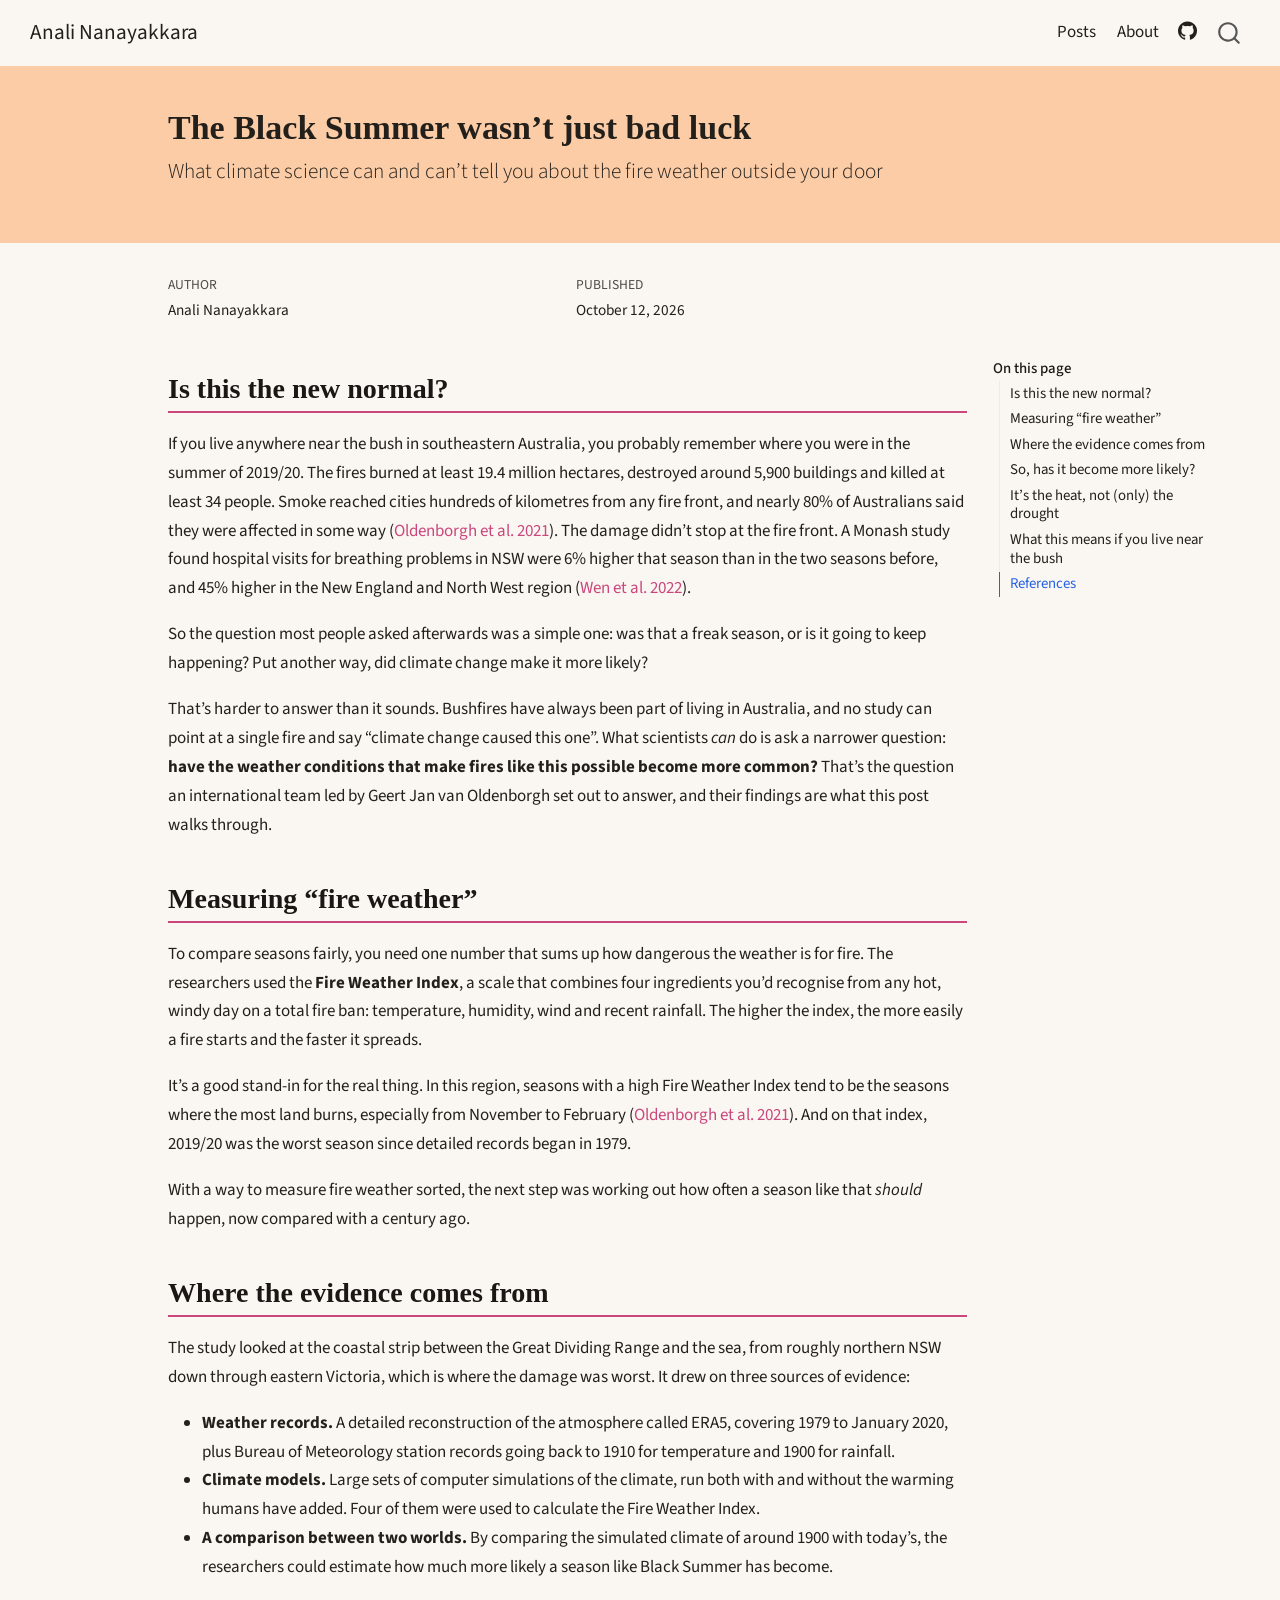
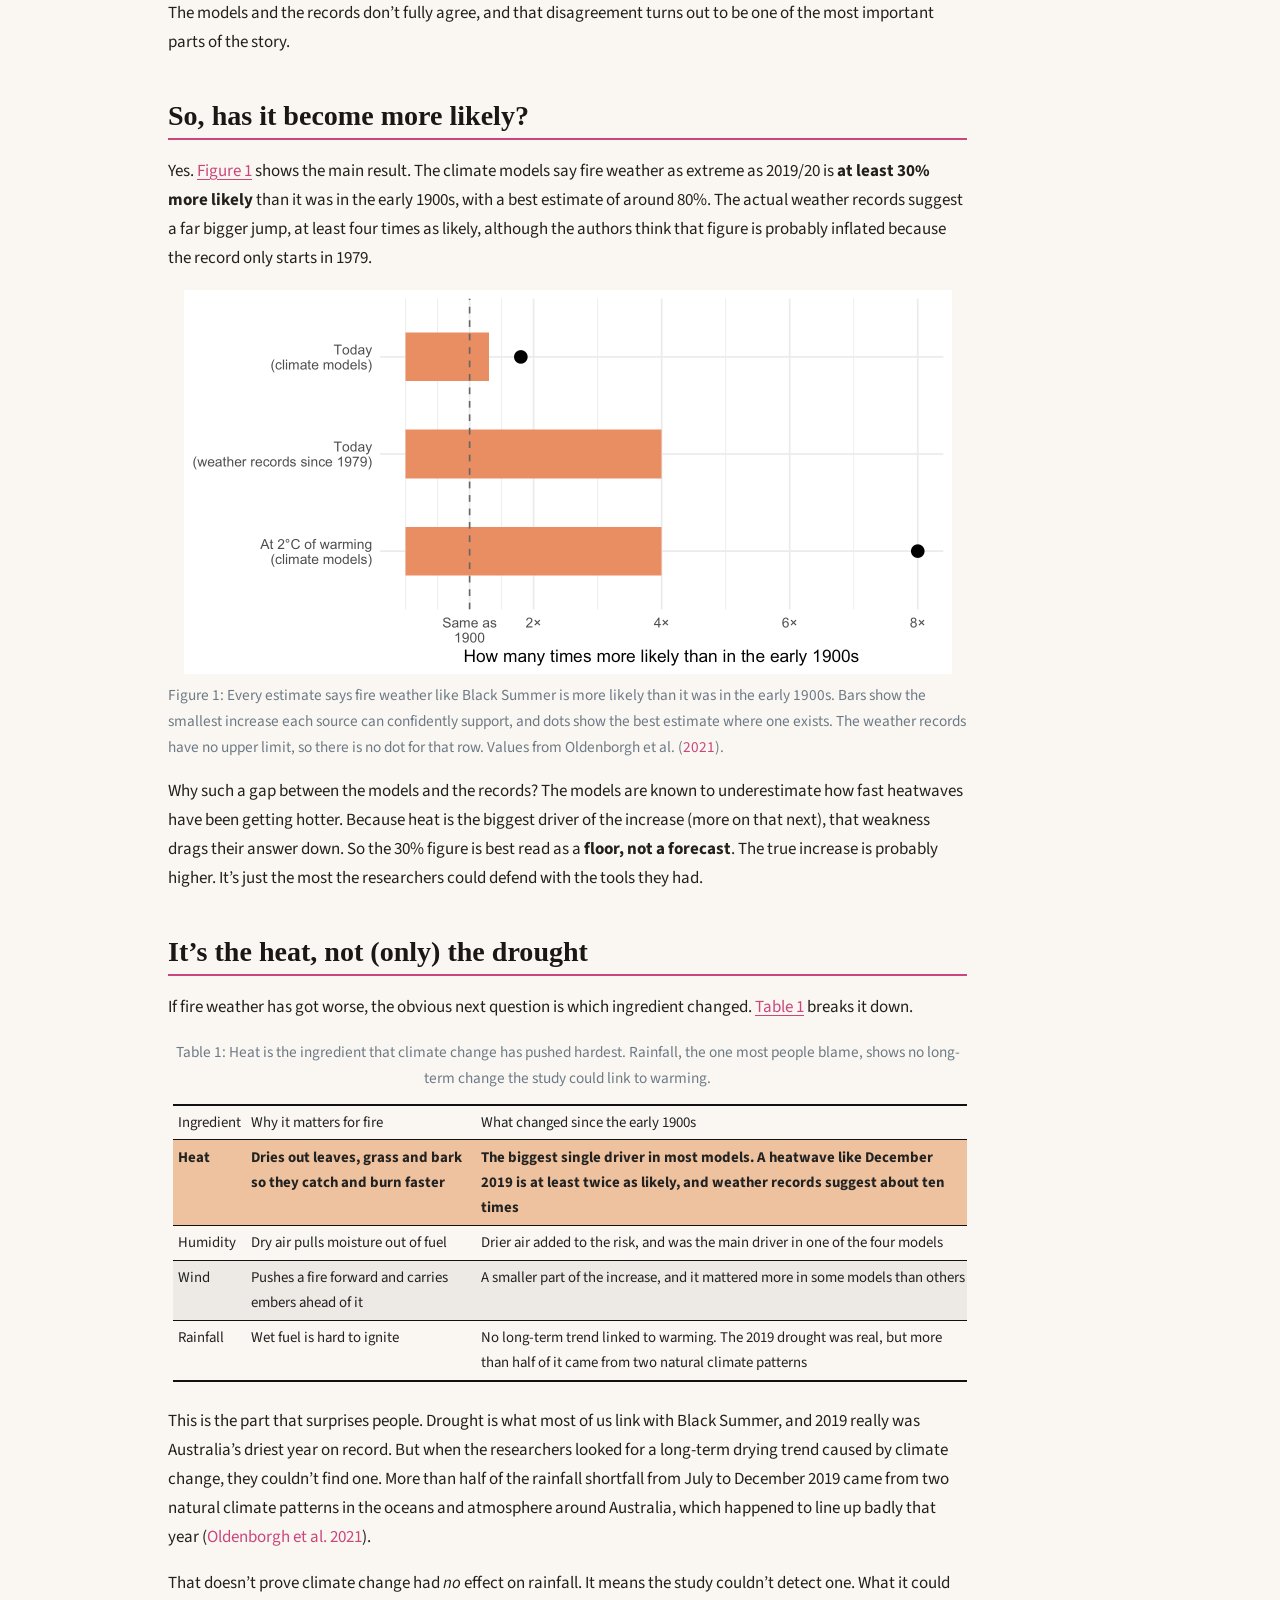
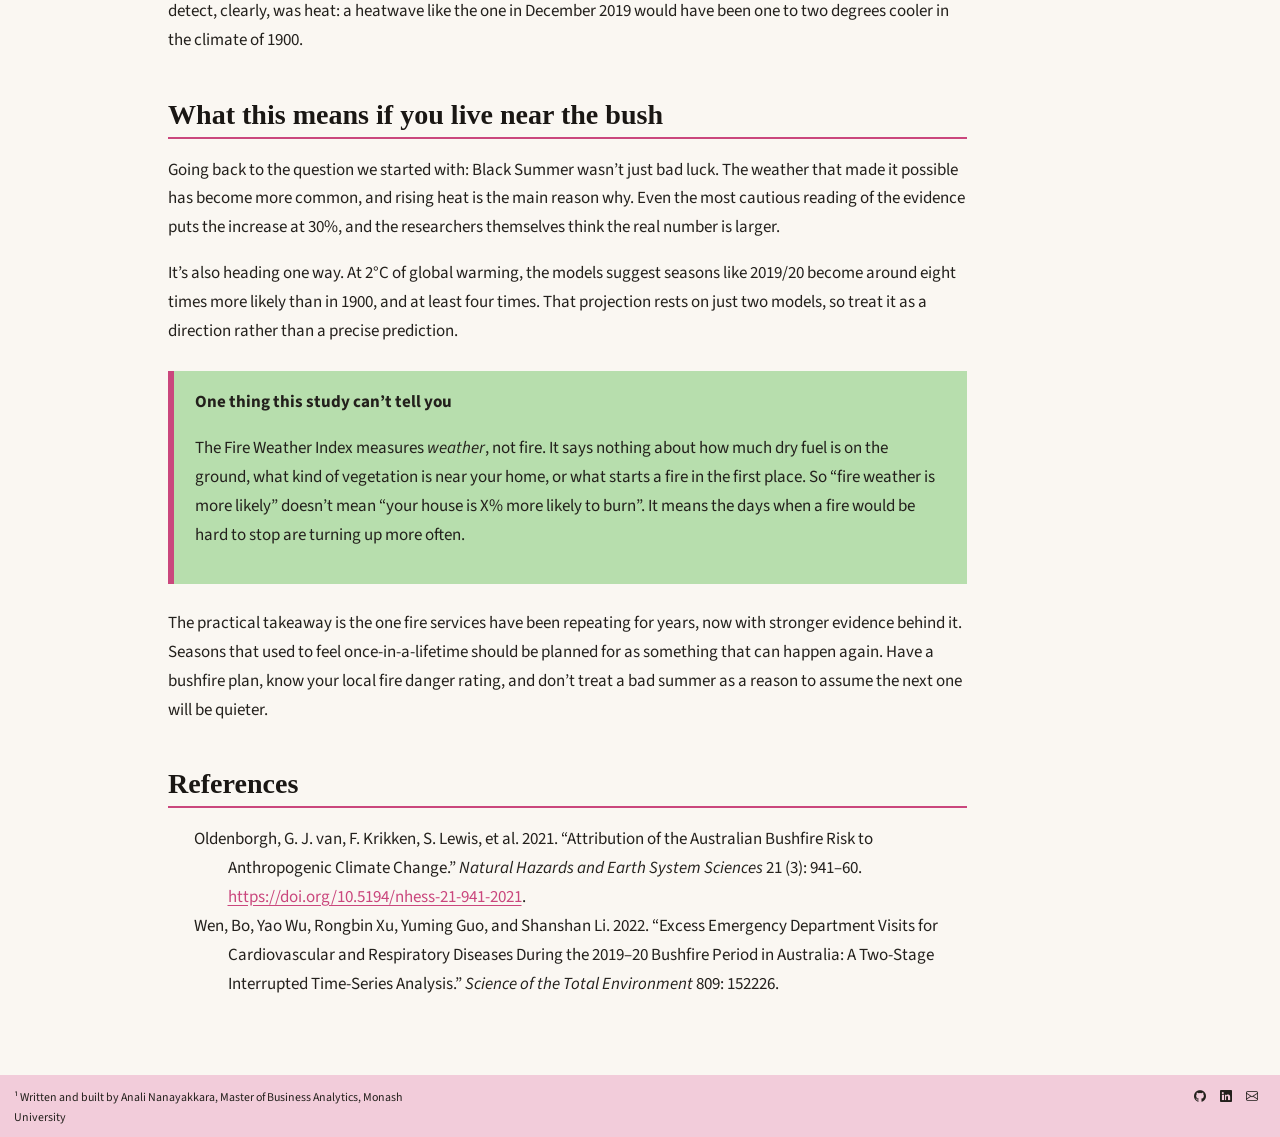
<file: posts/black-summer/index.html>
<!DOCTYPE html>
<html xmlns="http://www.w3.org/1999/xhtml" lang="en" xml:lang="en"><head>

<meta charset="utf-8">
<meta name="generator" content="quarto-1.10.18">

<meta name="viewport" content="width=device-width, initial-scale=1.0, user-scalable=yes">

<meta name="author" content="Anali Nanayakkara">
<meta name="dcterms.date" content="2026-10-12">

<title>The Black Summer wasn’t just bad luck – Anali Nanayakkara</title>
<style>
/* Default styles provided by pandoc.
** See https://pandoc.org/MANUAL.html#variables-for-html for config info.
*/
span.smallcaps{font-variant: small-caps;}
div.columns{display: flex; gap: 1.5em;}
div.column{flex: auto;}
@media screen {
div.columns{gap: min(4vw, 1.5em);}
div.column{overflow-x: auto;}
}
div.hanging-indent{margin-left: 1.5em; text-indent: -1.5em;}
ul.task-list{list-style: none;}
ul.task-list li input[type="checkbox"] {
  width: 0.8em;
  margin: 0 0.8em 0.2em -1em; /* quarto-specific, see https://github.com/quarto-dev/quarto-cli/issues/4556 */ 
  vertical-align: middle;
}
/* CSS for citations */
div.csl-bib-body { }
div.csl-entry {
  clear: both;
}
.hanging-indent div.csl-entry {
  margin-left:2em;
  text-indent:-2em;
}
div.csl-left-margin {
  min-width:2em;
  float:left;
}
div.csl-right-inline {
  margin-left:2em;
  padding-left:1em;
}
div.csl-indent {
  margin-left: 2em;
}</style>


<script src="../../site_libs/quarto-nav/quarto-nav.js"></script>
<script src="../../site_libs/quarto-nav/headroom.min.js"></script>
<script src="../../site_libs/clipboard/clipboard.min.js"></script>
<script src="../../site_libs/quarto-search/autocomplete.umd.js"></script>
<script src="../../site_libs/quarto-search/fuse.min.js"></script>
<script src="../../site_libs/quarto-search/quarto-search.js"></script>
<meta name="quarto:offset" content="../../">
<script src="../../site_libs/quarto-html/quarto.js" type="module"></script>
<script src="../../site_libs/quarto-html/tabsets/tabsets.js" type="module"></script>
<script src="../../site_libs/quarto-html/popper.min.js"></script>
<script src="../../site_libs/quarto-html/tippy.umd.min.js"></script>
<script src="../../site_libs/quarto-html/anchor.min.js"></script>
<link href="../../site_libs/quarto-html/tippy.css" rel="stylesheet">
<link href="../../site_libs/quarto-html/quarto-syntax-highlighting-64a204ab8560d761af7679ceaba22944.css" rel="stylesheet" id="quarto-text-highlighting-styles">
<script src="../../site_libs/bootstrap/bootstrap.min.js"></script>
<link href="../../site_libs/bootstrap/bootstrap-icons.css" rel="stylesheet">
<link href="../../site_libs/bootstrap/bootstrap-445b8638c3d06994fee0907d791121c4.min.css" rel="stylesheet" append-hash="true" id="quarto-bootstrap" data-mode="light">
<script id="quarto-search-options" type="application/json">{
  "location": "navbar",
  "copy-button": false,
  "collapse-after": 3,
  "panel-placement": "end",
  "type": "overlay",
  "limit": 50,
  "keyboard-shortcut": [
    "f",
    "/",
    "s"
  ],
  "show-item-context": false,
  "language": {
    "search-no-results-text": "No results",
    "search-matching-documents-text": "matching documents",
    "search-copy-link-title": "Copy link to search",
    "search-hide-matches-text": "Hide additional matches",
    "search-more-match-text": "more match in this document",
    "search-more-matches-text": "more matches in this document",
    "search-clear-button-title": "Clear",
    "search-text-placeholder": "",
    "search-detached-cancel-button-title": "Cancel",
    "search-submit-button-title": "Submit",
    "search-label": "Search"
  }
}</script>
<script src="../../site_libs/kePrint-0.0.1/kePrint.js"></script>
<link href="../../site_libs/lightable-0.0.1/lightable.css" rel="stylesheet">


<link rel="stylesheet" href="../../styles.css">
</head>

<body class="nav-fixed quarto-light">

<div id="quarto-search-results"></div>
  <header id="quarto-header" class="headroom fixed-top quarto-banner">
    <nav class="navbar navbar-expand-lg " data-bs-theme="dark">
      <div class="navbar-container container-fluid">
      <div class="navbar-brand-container mx-auto">
    <a class="navbar-brand" href="../../index.html">
    <span class="navbar-title">Anali Nanayakkara</span>
    </a>
  </div>
            <div id="quarto-search" class="" title="Search"></div>
          <button class="navbar-toggler" type="button" data-bs-toggle="collapse" data-bs-target="#navbarCollapse" aria-controls="navbarCollapse" role="menu" aria-expanded="false" aria-label="Toggle navigation" onclick="if (window.quartoToggleHeadroom) { window.quartoToggleHeadroom(); }">
  <span class="navbar-toggler-icon"></span>
</button>
          <div class="collapse navbar-collapse" id="navbarCollapse">
            <ul class="navbar-nav navbar-nav-scroll ms-auto">
  <li class="nav-item">
    <a class="nav-link" href="../../index.html"> 
<span class="menu-text">Posts</span></a>
  </li>  
  <li class="nav-item">
    <a class="nav-link" href="../../about.html"> 
<span class="menu-text">About</span></a>
  </li>  
  <li class="nav-item compact">
    <a class="nav-link" href="https://github.com/anan0016-collab"> <i class="bi bi-github" role="img">
</i> 
<span class="menu-text"></span></a>
  </li>  
</ul>
          </div> <!-- /navcollapse -->
            <div class="quarto-navbar-tools">
</div>
      </div> <!-- /container-fluid -->
    </nav>
</header>
<!-- content -->
<header id="title-block-header" class="quarto-title-block default page-columns page-full">
  <div class="quarto-title-banner page-columns page-full">
    <div class="quarto-title column-body">
      <h1 class="title">The Black Summer wasn’t just bad luck</h1>
            <p class="subtitle lead">What climate science can and can’t tell you about the fire weather outside your door</p>
                      </div>
  </div>
    
  
  <div class="quarto-title-meta">

      <div>
      <div class="quarto-title-meta-heading">Author</div>
      <div class="quarto-title-meta-contents">
               <p>Anali Nanayakkara </p>
            </div>
    </div>
      
      <div>
      <div class="quarto-title-meta-heading">Published</div>
      <div class="quarto-title-meta-contents">
        <p class="date">October 12, 2026</p>
      </div>
    </div>
    
      
    </div>
    
  
  </header><div id="quarto-content" class="quarto-container page-columns page-rows-contents page-layout-article page-navbar">
<!-- sidebar -->
<!-- margin-sidebar -->
    <div id="quarto-margin-sidebar" class="sidebar margin-sidebar">
        <nav id="TOC" role="doc-toc" class="toc-active">
    <h2 id="toc-title">On this page</h2>
   
  <ul>
  <li><a href="#is-this-the-new-normal" id="toc-is-this-the-new-normal" class="nav-link active" data-scroll-target="#is-this-the-new-normal">Is this the new normal?</a></li>
  <li><a href="#measuring-fire-weather" id="toc-measuring-fire-weather" class="nav-link" data-scroll-target="#measuring-fire-weather">Measuring “fire weather”</a></li>
  <li><a href="#where-the-evidence-comes-from" id="toc-where-the-evidence-comes-from" class="nav-link" data-scroll-target="#where-the-evidence-comes-from">Where the evidence comes from</a></li>
  <li><a href="#so-has-it-become-more-likely" id="toc-so-has-it-become-more-likely" class="nav-link" data-scroll-target="#so-has-it-become-more-likely">So, has it become more likely?</a></li>
  <li><a href="#its-the-heat-not-only-the-drought" id="toc-its-the-heat-not-only-the-drought" class="nav-link" data-scroll-target="#its-the-heat-not-only-the-drought">It’s the heat, not (only) the drought</a></li>
  <li><a href="#what-this-means-if-you-live-near-the-bush" id="toc-what-this-means-if-you-live-near-the-bush" class="nav-link" data-scroll-target="#what-this-means-if-you-live-near-the-bush">What this means if you live near the bush</a></li>
  <li><a href="#references" id="toc-references" class="nav-link" data-scroll-target="#references">References</a></li>
  </ul>
</nav>
    </div>
<!-- main -->
<main class="content quarto-banner-title-block" id="quarto-document-content">





<section id="is-this-the-new-normal" class="level2">
<h2 class="anchored" data-anchor-id="is-this-the-new-normal">Is this the new normal?</h2>
<p>If you live anywhere near the bush in southeastern Australia, you probably remember where you were in the summer of 2019/20. The fires burned at least 19.4 million hectares, destroyed around 5,900 buildings and killed at least 34 people. Smoke reached cities hundreds of kilometres from any fire front, and nearly 80% of Australians said they were affected in some way <span class="citation" data-cites="vanoldenborgh2021">(<a href="#ref-vanoldenborgh2021" role="doc-biblioref">Oldenborgh et al. 2021</a>)</span>. The damage didn’t stop at the fire front. A Monash study found hospital visits for breathing problems in NSW were 6% higher that season than in the two seasons before, and 45% higher in the New England and North West region <span class="citation" data-cites="guo2021">(<a href="#ref-guo2021" role="doc-biblioref">Wen et al. 2022</a>)</span>.</p>
<p>So the question most people asked afterwards was a simple one: was that a freak season, or is it going to keep happening? Put another way, did climate change make it more likely?</p>
<p>That’s harder to answer than it sounds. Bushfires have always been part of living in Australia, and no study can point at a single fire and say “climate change caused this one”. What scientists <em>can</em> do is ask a narrower question: <strong>have the weather conditions that make fires like this possible become more common?</strong> That’s the question an international team led by Geert Jan van Oldenborgh set out to answer, and their findings are what this post walks through.</p>
</section>
<section id="measuring-fire-weather" class="level2">
<h2 class="anchored" data-anchor-id="measuring-fire-weather">Measuring “fire weather”</h2>
<p>To compare seasons fairly, you need one number that sums up how dangerous the weather is for fire. The researchers used the <strong>Fire Weather Index</strong>, a scale that combines four ingredients you’d recognise from any hot, windy day on a total fire ban: temperature, humidity, wind and recent rainfall. The higher the index, the more easily a fire starts and the faster it spreads.</p>
<p>It’s a good stand-in for the real thing. In this region, seasons with a high Fire Weather Index tend to be the seasons where the most land burns, especially from November to February <span class="citation" data-cites="vanoldenborgh2021">(<a href="#ref-vanoldenborgh2021" role="doc-biblioref">Oldenborgh et al. 2021</a>)</span>. And on that index, 2019/20 was the worst season since detailed records began in 1979.</p>
<p>With a way to measure fire weather sorted, the next step was working out how often a season like that <em>should</em> happen, now compared with a century ago.</p>
</section>
<section id="where-the-evidence-comes-from" class="level2">
<h2 class="anchored" data-anchor-id="where-the-evidence-comes-from">Where the evidence comes from</h2>
<p>The study looked at the coastal strip between the Great Dividing Range and the sea, from roughly northern NSW down through eastern Victoria, which is where the damage was worst. It drew on three sources of evidence:</p>
<ul>
<li><strong>Weather records.</strong> A detailed reconstruction of the atmosphere called ERA5, covering 1979 to January 2020, plus Bureau of Meteorology station records going back to 1910 for temperature and 1900 for rainfall.</li>
<li><strong>Climate models.</strong> Large sets of computer simulations of the climate, run both with and without the warming humans have added. Four of them were used to calculate the Fire Weather Index.</li>
<li><strong>A comparison between two worlds.</strong> By comparing the simulated climate of around 1900 with today’s, the researchers could estimate how much more likely a season like Black Summer has become.</li>
</ul>
<p>The models and the records don’t fully agree, and that disagreement turns out to be one of the most important parts of the story.</p>
</section>
<section id="so-has-it-become-more-likely" class="level2">
<h2 class="anchored" data-anchor-id="so-has-it-become-more-likely">So, has it become more likely?</h2>
<p>Yes. <a href="#fig-likelihood" class="quarto-xref">Figure&nbsp;1</a> shows the main result. The climate models say fire weather as extreme as 2019/20 is <strong>at least 30% more likely</strong> than it was in the early 1900s, with a best estimate of around 80%. The actual weather records suggest a far bigger jump, at least four times as likely, although the authors think that figure is probably inflated because the record only starts in 1979.</p>
<div class="cell">
<div class="cell-output-display">
<div id="fig-likelihood" class="quarto-float quarto-figure quarto-figure-center anchored">
<figure class="quarto-float quarto-float-fig figure">
<div aria-describedby="fig-likelihood-caption-0ceaefa1-69ba-4598-a22c-09a6ac19f8ca">
<img src="index_files/figure-html/fig-likelihood-1.png" class="img-fluid figure-img" width="768">
</div>
<figcaption class="quarto-float-caption-bottom quarto-float-caption quarto-float-fig" id="fig-likelihood-caption-0ceaefa1-69ba-4598-a22c-09a6ac19f8ca">
Figure&nbsp;1: Every estimate says fire weather like Black Summer is more likely than it was in the early 1900s. Bars show the smallest increase each source can confidently support, and dots show the best estimate where one exists. The weather records have no upper limit, so there is no dot for that row. Values from <span class="citation" data-cites="vanoldenborgh2021">Oldenborgh et al. (<a href="#ref-vanoldenborgh2021" role="doc-biblioref">2021</a>)</span>.
</figcaption>
</figure>
</div>
</div>
</div>
<p>Why such a gap between the models and the records? The models are known to underestimate how fast heatwaves have been getting hotter. Because heat is the biggest driver of the increase (more on that next), that weakness drags their answer down. So the 30% figure is best read as a <strong>floor, not a forecast</strong>. The true increase is probably higher. It’s just the most the researchers could defend with the tools they had.</p>
</section>
<section id="its-the-heat-not-only-the-drought" class="level2">
<h2 class="anchored" data-anchor-id="its-the-heat-not-only-the-drought">It’s the heat, not (only) the drought</h2>
<p>If fire weather has got worse, the obvious next question is which ingredient changed. <a href="#tbl-ingredients" class="quarto-xref">Table&nbsp;1</a> breaks it down.</p>
<div class="cell">
<div id="tbl-ingredients" class="cell quarto-float quarto-figure quarto-figure-center anchored">
<figure class="quarto-float quarto-float-tbl figure">
<figcaption class="quarto-float-caption-top quarto-float-caption quarto-float-tbl" id="tbl-ingredients-caption-0ceaefa1-69ba-4598-a22c-09a6ac19f8ca">
Table&nbsp;1: Heat is the ingredient that climate change has pushed hardest. Rainfall, the one most people blame, shows no long-term change the study could link to warming.
</figcaption>
<div aria-describedby="tbl-ingredients-caption-0ceaefa1-69ba-4598-a22c-09a6ac19f8ca">
<div class="cell-output-display">
<table class="lightable-classic cell caption-top table table-sm table-striped small">
<thead>
<tr class="header">
<th style="text-align: left;" data-quarto-table-cell-role="th">Ingredient</th>
<th style="text-align: left;" data-quarto-table-cell-role="th">Why it matters for fire</th>
<th style="text-align: left;" data-quarto-table-cell-role="th">What changed since the early 1900s</th>
</tr>
</thead>
<tbody>
<tr class="odd">
<td style="text-align: left; font-weight: bold; background-color: rgba(251, 204, 166, 1) !important;">Heat</td>
<td style="text-align: left; font-weight: bold; background-color: rgba(251, 204, 166, 1) !important;">Dries out leaves, grass and bark so they catch and burn faster</td>
<td style="text-align: left; font-weight: bold; background-color: rgba(251, 204, 166, 1) !important;">The biggest single driver in most models. A heatwave like December 2019 is at least twice as likely, and weather records suggest about ten times</td>
</tr>
<tr class="even">
<td style="text-align: left;">Humidity</td>
<td style="text-align: left;">Dry air pulls moisture out of fuel</td>
<td style="text-align: left;">Drier air added to the risk, and was the main driver in one of the four models</td>
</tr>
<tr class="odd">
<td style="text-align: left;">Wind</td>
<td style="text-align: left;">Pushes a fire forward and carries embers ahead of it</td>
<td style="text-align: left;">A smaller part of the increase, and it mattered more in some models than others</td>
</tr>
<tr class="even">
<td style="text-align: left;">Rainfall</td>
<td style="text-align: left;">Wet fuel is hard to ignite</td>
<td style="text-align: left;">No long-term trend linked to warming. The 2019 drought was real, but more than half of it came from two natural climate patterns</td>
</tr>
</tbody>
</table>
</div>
</div>
</figure>
</div>
</div>
<p>This is the part that surprises people. Drought is what most of us link with Black Summer, and 2019 really was Australia’s driest year on record. But when the researchers looked for a long-term drying trend caused by climate change, they couldn’t find one. More than half of the rainfall shortfall from July to December 2019 came from two natural climate patterns in the oceans and atmosphere around Australia, which happened to line up badly that year <span class="citation" data-cites="vanoldenborgh2021">(<a href="#ref-vanoldenborgh2021" role="doc-biblioref">Oldenborgh et al. 2021</a>)</span>.</p>
<p>That doesn’t prove climate change had <em>no</em> effect on rainfall. It means the study couldn’t detect one. What it could detect, clearly, was heat: a heatwave like the one in December 2019 would have been one to two degrees cooler in the climate of 1900.</p>
</section>
<section id="what-this-means-if-you-live-near-the-bush" class="level2">
<h2 class="anchored" data-anchor-id="what-this-means-if-you-live-near-the-bush">What this means if you live near the bush</h2>
<p>Going back to the question we started with: Black Summer wasn’t just bad luck. The weather that made it possible has become more common, and rising heat is the main reason why. Even the most cautious reading of the evidence puts the increase at 30%, and the researchers themselves think the real number is larger.</p>
<p>It’s also heading one way. At 2°C of global warming, the models suggest seasons like 2019/20 become around eight times more likely than in 1900, and at least four times. That projection rests on just two models, so treat it as a direction rather than a precise prediction.</p>
<div class="finding">
<p><strong>One thing this study can’t tell you</strong></p>
<p>The Fire Weather Index measures <em>weather</em>, not fire. It says nothing about how much dry fuel is on the ground, what kind of vegetation is near your home, or what starts a fire in the first place. So “fire weather is more likely” doesn’t mean “your house is X% more likely to burn”. It means the days when a fire would be hard to stop are turning up more often.</p>
</div>
<p>The practical takeaway is the one fire services have been repeating for years, now with stronger evidence behind it. Seasons that used to feel once-in-a-lifetime should be planned for as something that can happen again. Have a bushfire plan, know your local fire danger rating, and don’t treat a bad summer as a reason to assume the next one will be quieter.</p>
</section>
<section id="references" class="level2">
<h2 class="anchored" data-anchor-id="references">References</h2>
<div id="refs" class="references csl-bib-body hanging-indent" role="list">
<div id="ref-vanoldenborgh2021" class="csl-entry" role="listitem">
Oldenborgh, G. J. van, F. Krikken, S. Lewis, et al. 2021. <span>“Attribution of the Australian Bushfire Risk to Anthropogenic Climate Change.”</span> <em>Natural Hazards and Earth System Sciences</em> 21 (3): 941–60. <a href="https://doi.org/10.5194/nhess-21-941-2021">https://doi.org/10.5194/nhess-21-941-2021</a>.
</div>
<div id="ref-guo2021" class="csl-entry" role="listitem">
Wen, Bo, Yao Wu, Rongbin Xu, Yuming Guo, and Shanshan Li. 2022. <span>“Excess Emergency Department Visits for Cardiovascular and Respiratory Diseases During the 2019–20 Bushfire Period in Australia: A Two-Stage Interrupted Time-Series Analysis.”</span> <em>Science of the Total Environment</em> 809: 152226.
</div>
</div>


</section>

</main> <!-- /main -->
<script id="quarto-html-after-body" type="application/javascript">
  window.document.addEventListener("DOMContentLoaded", function (event) {
    const icon = "";
    const anchorJS = new window.AnchorJS();
    anchorJS.options = {
      placement: 'right',
      icon: icon
    };
    anchorJS.add('.anchored');
    const isCodeAnnotation = (el) => {
      for (const clz of el.classList) {
        if (clz.startsWith('code-annotation-')) {                     
          return true;
        }
      }
      return false;
    }
    const onCopySuccess = function(e) {
      // button target
      const button = e.trigger;
      // don't keep focus
      button.blur();
      // flash "checked"
      button.classList.add('code-copy-button-checked');
      var currentTitle = button.getAttribute("title");
      button.setAttribute("title", "Copied!");
      let tooltip;
      if (window.bootstrap) {
        button.setAttribute("data-bs-toggle", "tooltip");
        button.setAttribute("data-bs-placement", "left");
        button.setAttribute("data-bs-title", "Copied!");
        tooltip = new bootstrap.Tooltip(button, 
          { trigger: "manual", 
            customClass: "code-copy-button-tooltip",
            offset: [0, -8]});
        tooltip.show();    
      }
      setTimeout(function() {
        if (tooltip) {
          tooltip.hide();
          button.removeAttribute("data-bs-title");
          button.removeAttribute("data-bs-toggle");
          button.removeAttribute("data-bs-placement");
        }
        button.setAttribute("title", currentTitle);
        button.classList.remove('code-copy-button-checked');
      }, 1000);
      // clear code selection
      e.clearSelection();
    }
    const getTextToCopy = function(trigger) {
      const outerScaffold = trigger.parentElement.cloneNode(true);
      const codeEl = outerScaffold.querySelector('code');
      for (const childEl of codeEl.children) {
        if (isCodeAnnotation(childEl)) {
          childEl.remove();
        }
      }
      return codeEl.innerText;
    }
    const clipboard = new window.ClipboardJS('.code-copy-button:not([data-in-quarto-modal])', {
      text: getTextToCopy
    });
    clipboard.on('success', onCopySuccess);
    if (window.document.getElementById('quarto-embedded-source-code-modal')) {
      const clipboardModal = new window.ClipboardJS('.code-copy-button[data-in-quarto-modal]', {
        text: getTextToCopy,
        container: window.document.getElementById('quarto-embedded-source-code-modal')
      });
      clipboardModal.on('success', onCopySuccess);
    }
      var localhostRegex = new RegExp(/^(?:http|https):\/\/localhost\:?[0-9]*\//);
      var mailtoRegex = new RegExp(/^mailto:/);
        var filterRegex = new RegExp("https:\/\/ETC5523-2026\.github\.io\/etc5523-assignment-3-anan0016-collab\/");
      var isInternal = (href) => {
          return filterRegex.test(href) || localhostRegex.test(href) || mailtoRegex.test(href);
      }
      // Inspect non-navigation links and adorn them if external
     var links = window.document.querySelectorAll('a[href]:not(.nav-link):not(.navbar-brand):not(.toc-action):not(.sidebar-link):not(.sidebar-item-toggle):not(.pagination-link):not(.no-external):not([aria-hidden]):not(.dropdown-item):not(.quarto-navigation-tool):not(.about-link)');
      for (var i=0; i<links.length; i++) {
        const link = links[i];
        if (!isInternal(link.href)) {
          // undo the damage that might have been done by quarto-nav.js in the case of
          // links that we want to consider external
          if (link.dataset.originalHref !== undefined) {
            link.href = link.dataset.originalHref;
          }
        }
      }
    function tippyHover(el, contentFn, onTriggerFn, onUntriggerFn) {
      const config = {
        allowHTML: true,
        maxWidth: 500,
        delay: 100,
        arrow: false,
        appendTo: function(el) {
            return el.parentElement;
        },
        interactive: true,
        interactiveBorder: 10,
        theme: 'quarto',
        placement: 'bottom-start',
      };
      if (contentFn) {
        config.content = contentFn;
      }
      if (onTriggerFn) {
        config.onTrigger = onTriggerFn;
      }
      if (onUntriggerFn) {
        config.onUntrigger = onUntriggerFn;
      }
      window.tippy(el, config); 
    }
    const noterefs = window.document.querySelectorAll('a[role="doc-noteref"]');
    for (var i=0; i<noterefs.length; i++) {
      const ref = noterefs[i];
      tippyHover(ref, function() {
        // use id or data attribute instead here
        let href = ref.getAttribute('data-footnote-href') || ref.getAttribute('href');
        try { href = new URL(href).hash; } catch {}
        const id = href.replace(/^#\/?/, "");
        const note = window.document.getElementById(id);
        if (note) {
          return note.innerHTML;
        } else {
          return "";
        }
      });
    }
    const xrefs = window.document.querySelectorAll('a.quarto-xref');
    const processXRef = (id, note) => {
      // Strip column container classes
      const stripColumnClz = (el) => {
        el.classList.remove("page-full", "page-columns");
        if (el.children) {
          for (const child of el.children) {
            stripColumnClz(child);
          }
        }
      }
      stripColumnClz(note)
      if (id === null || id.startsWith('sec-')) {
        // Special case sections, only their first couple elements
        const container = document.createElement("div");
        if (note.children && note.children.length > 2) {
          container.appendChild(note.children[0].cloneNode(true));
          for (let i = 1; i < note.children.length; i++) {
            const child = note.children[i];
            if (child.tagName === "P" && child.innerText === "") {
              continue;
            } else {
              container.appendChild(child.cloneNode(true));
              break;
            }
          }
          if (window.Quarto?.typesetMath) {
            window.Quarto.typesetMath(container);
          }
          return container.innerHTML
        } else {
          if (window.Quarto?.typesetMath) {
            window.Quarto.typesetMath(note);
          }
          return note.innerHTML;
        }
      } else {
        // Remove any anchor links if they are present
        const anchorLink = note.querySelector('a.anchorjs-link');
        if (anchorLink) {
          anchorLink.remove();
        }
        if (window.Quarto?.typesetMath) {
          window.Quarto.typesetMath(note);
        }
        if (note.classList.contains("callout")) {
          return note.outerHTML;
        } else {
          return note.innerHTML;
        }
      }
    }
    for (var i=0; i<xrefs.length; i++) {
      const xref = xrefs[i];
      tippyHover(xref, undefined, function(instance) {
        instance.disable();
        let url = xref.getAttribute('href');
        let hash = undefined; 
        if (url.startsWith('#')) {
          hash = url;
        } else {
          try { hash = new URL(url).hash; } catch {}
        }
        if (hash) {
          const id = hash.replace(/^#\/?/, "");
          const note = window.document.getElementById(id);
          if (note !== null) {
            try {
              const html = processXRef(id, note.cloneNode(true));
              instance.setContent(html);
            } finally {
              instance.enable();
              instance.show();
            }
          } else {
            // See if we can fetch this
            fetch(url.split('#')[0])
            .then(res => res.text())
            .then(html => {
              const parser = new DOMParser();
              const htmlDoc = parser.parseFromString(html, "text/html");
              const note = htmlDoc.getElementById(id);
              if (note !== null) {
                const html = processXRef(id, note);
                instance.setContent(html);
              } 
            }).finally(() => {
              instance.enable();
              instance.show();
            });
          }
        } else {
          // See if we can fetch a full url (with no hash to target)
          // This is a special case and we should probably do some content thinning / targeting
          fetch(url)
          .then(res => res.text())
          .then(html => {
            const parser = new DOMParser();
            const htmlDoc = parser.parseFromString(html, "text/html");
            const note = htmlDoc.querySelector('main.content');
            if (note !== null) {
              // This should only happen for chapter cross references
              // (since there is no id in the URL)
              // remove the first header
              if (note.children.length > 0 && note.children[0].tagName === "HEADER") {
                note.children[0].remove();
              }
              const html = processXRef(null, note);
              instance.setContent(html);
            } 
          }).finally(() => {
            instance.enable();
            instance.show();
          });
        }
      }, function(instance) {
      });
    }
        let selectedAnnoteEl;
        const selectorForAnnotation = ( cell, annotation) => {
          let cellAttr = 'data-code-cell="' + cell + '"';
          let lineAttr = 'data-code-annotation="' +  annotation + '"';
          const selector = 'span[' + cellAttr + '][' + lineAttr + ']';
          return selector;
        }
        const selectCodeLines = (annoteEl) => {
          const doc = window.document;
          const targetCell = annoteEl.getAttribute("data-target-cell");
          const targetAnnotation = annoteEl.getAttribute("data-target-annotation");
          const annoteSpan = window.document.querySelector(selectorForAnnotation(targetCell, targetAnnotation));
          const lines = annoteSpan.getAttribute("data-code-lines").split(",");
          const lineIds = lines.map((line) => {
            return targetCell + "-" + line;
          })
          let top = null;
          let height = null;
          let parent = null;
          if (lineIds.length > 0) {
              //compute the position of the single el (top and bottom and make a div)
              const el = window.document.getElementById(lineIds[0]);
              top = el.offsetTop;
              height = el.offsetHeight;
              parent = el.parentElement.parentElement;
            if (lineIds.length > 1) {
              const lastEl = window.document.getElementById(lineIds[lineIds.length - 1]);
              const bottom = lastEl.offsetTop + lastEl.offsetHeight;
              height = bottom - top;
            }
            if (top !== null && height !== null && parent !== null) {
              // cook up a div (if necessary) and position it 
              let div = window.document.getElementById("code-annotation-line-highlight");
              if (div === null) {
                div = window.document.createElement("div");
                div.setAttribute("id", "code-annotation-line-highlight");
                div.style.position = 'absolute';
                parent.appendChild(div);
              }
              div.style.top = top - 2 + "px";
              div.style.height = height + 4 + "px";
              div.style.left = 0;
              let gutterDiv = window.document.getElementById("code-annotation-line-highlight-gutter");
              if (gutterDiv === null) {
                gutterDiv = window.document.createElement("div");
                gutterDiv.setAttribute("id", "code-annotation-line-highlight-gutter");
                gutterDiv.style.position = 'absolute';
                const codeCell = window.document.getElementById(targetCell);
                const gutter = codeCell.querySelector('.code-annotation-gutter');
                gutter.appendChild(gutterDiv);
              }
              gutterDiv.style.top = top - 2 + "px";
              gutterDiv.style.height = height + 4 + "px";
            }
            selectedAnnoteEl = annoteEl;
          }
        };
        const unselectCodeLines = () => {
          const elementsIds = ["code-annotation-line-highlight", "code-annotation-line-highlight-gutter"];
          elementsIds.forEach((elId) => {
            const div = window.document.getElementById(elId);
            if (div) {
              div.remove();
            }
          });
          selectedAnnoteEl = undefined;
        };
          // Handle positioning of the toggle
      window.addEventListener(
        "resize",
        throttle(() => {
          elRect = undefined;
          if (selectedAnnoteEl) {
            selectCodeLines(selectedAnnoteEl);
          }
        }, 10)
      );
      function throttle(fn, ms) {
      let throttle = false;
      let timer;
        return (...args) => {
          if(!throttle) { // first call gets through
              fn.apply(this, args);
              throttle = true;
          } else { // all the others get throttled
              if(timer) clearTimeout(timer); // cancel #2
              timer = setTimeout(() => {
                fn.apply(this, args);
                timer = throttle = false;
              }, ms);
          }
        };
      }
        // Attach click handler to the DT
        const annoteDls = window.document.querySelectorAll('dt[data-target-cell]');
        for (const annoteDlNode of annoteDls) {
          annoteDlNode.addEventListener('click', (event) => {
            const clickedEl = event.target;
            if (clickedEl !== selectedAnnoteEl) {
              unselectCodeLines();
              const activeEl = window.document.querySelector('dt[data-target-cell].code-annotation-active');
              if (activeEl) {
                activeEl.classList.remove('code-annotation-active');
              }
              selectCodeLines(clickedEl);
              clickedEl.classList.add('code-annotation-active');
            } else {
              // Unselect the line
              unselectCodeLines();
              clickedEl.classList.remove('code-annotation-active');
            }
          });
        }
    const findCites = (el) => {
      const parentEl = el.parentElement;
      if (parentEl) {
        const cites = parentEl.dataset.cites;
        if (cites) {
          return {
            el,
            cites: cites.split(' ')
          };
        } else {
          return findCites(el.parentElement)
        }
      } else {
        return undefined;
      }
    };
    var bibliorefs = window.document.querySelectorAll('a[role="doc-biblioref"]');
    for (var i=0; i<bibliorefs.length; i++) {
      const ref = bibliorefs[i];
      const citeInfo = findCites(ref);
      if (citeInfo) {
        tippyHover(citeInfo.el, function() {
          var popup = window.document.createElement('div');
          citeInfo.cites.forEach(function(cite) {
            var citeDiv = window.document.createElement('div');
            citeDiv.classList.add('hanging-indent');
            citeDiv.classList.add('csl-entry');
            var biblioDiv = window.document.getElementById('ref-' + cite);
            if (biblioDiv) {
              citeDiv.innerHTML = biblioDiv.innerHTML;
            }
            popup.appendChild(citeDiv);
          });
          return popup.innerHTML;
        });
      }
    }
  });
  </script>
</div> <!-- /content -->
<footer class="footer">
  <div class="nav-footer">
    <div class="nav-footer-left">
<p>¹ Written and built by Anali Nanayakkara, Master of Business Analytics, Monash University</p>
</div>   
    <div class="nav-footer-center">
      &nbsp;
    </div>
    <div class="nav-footer-right">
      <ul class="footer-items list-unstyled">
    <li class="nav-item compact">
    <a class="nav-link" href="https://github.com/anan0016-collab">
      <i class="bi bi-github" role="img">
</i> 
    </a>
  </li>  
    <li class="nav-item compact">
    <a class="nav-link" href="https://www.linkedin.com/in/anali-thiyanga-100891287">
      <i class="bi bi-linkedin" role="img">
</i> 
    </a>
  </li>  
    <li class="nav-item compact">
    <a class="nav-link" href="mailto:anan0016@student.monash.edu">
      <i class="bi bi-envelope" role="img">
</i> 
    </a>
  </li>  
</ul>
    </div>
  </div>
</footer>




</body></html>
</file>
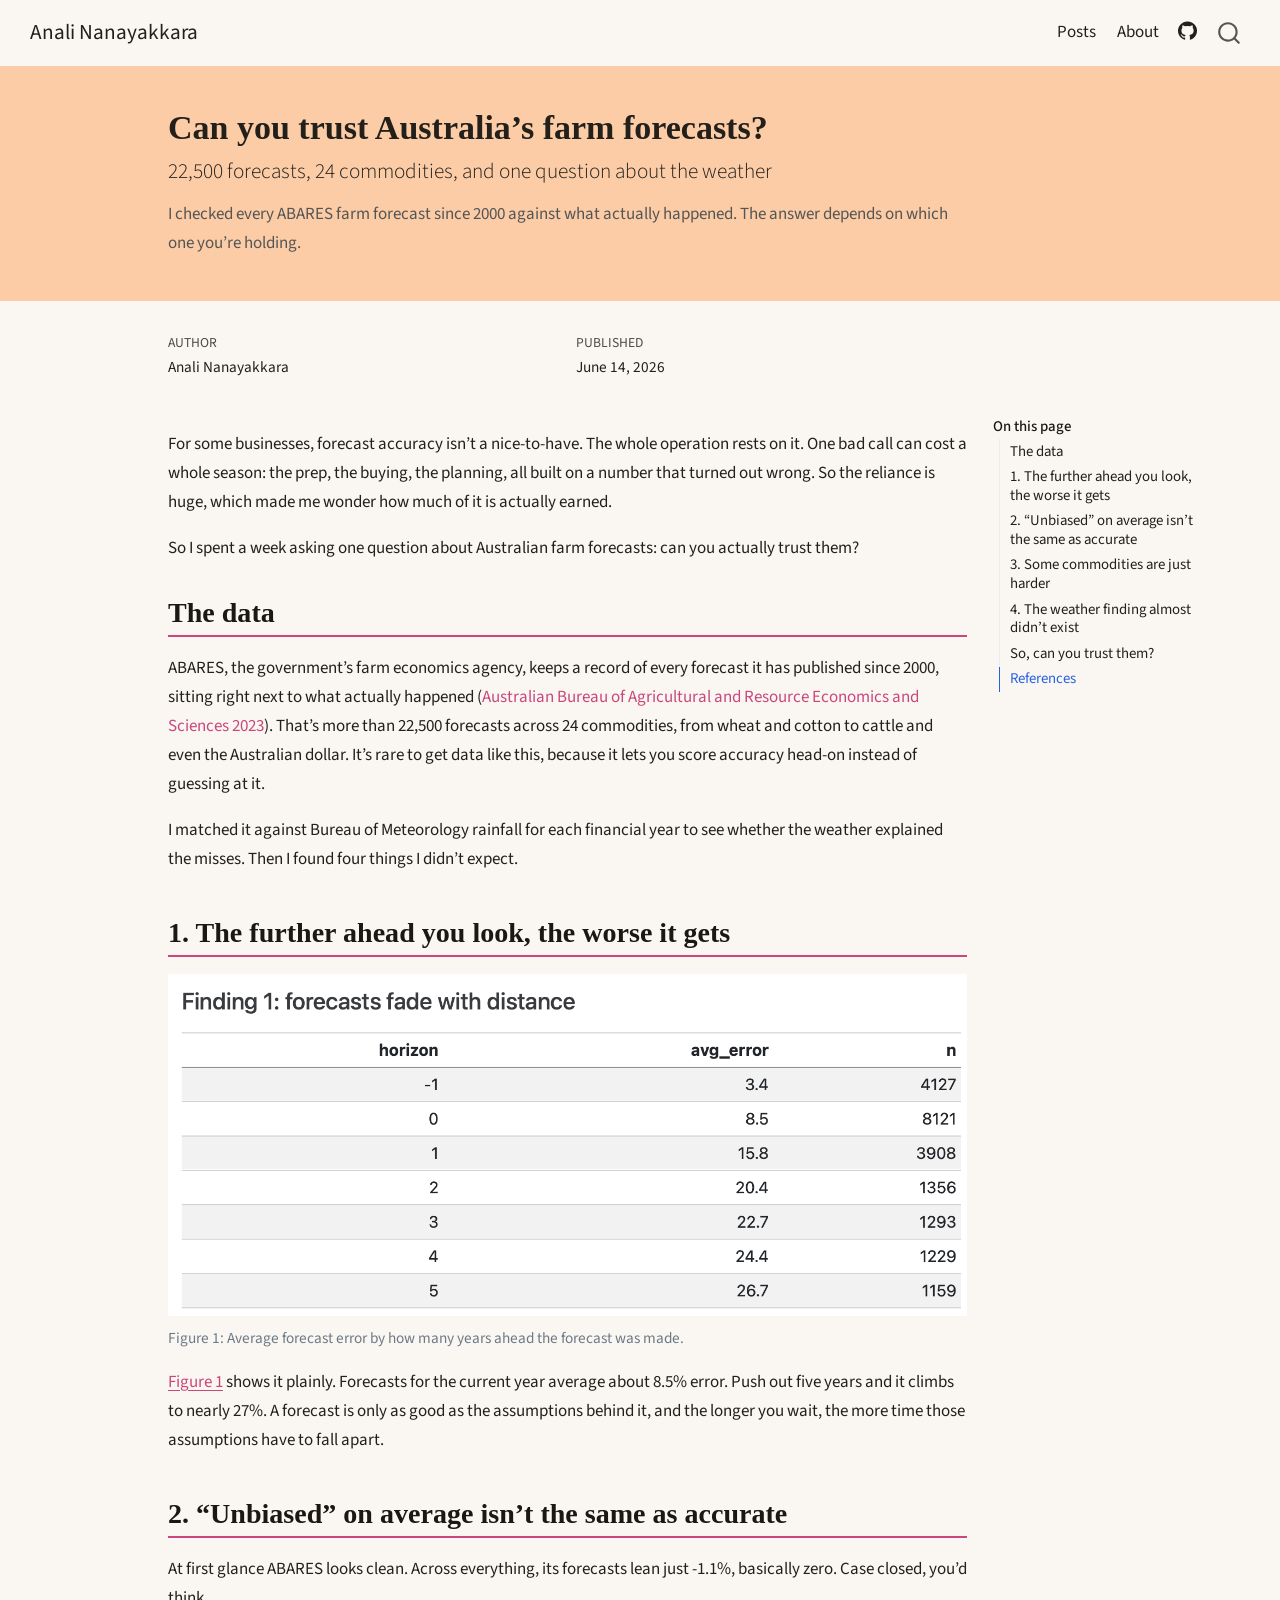
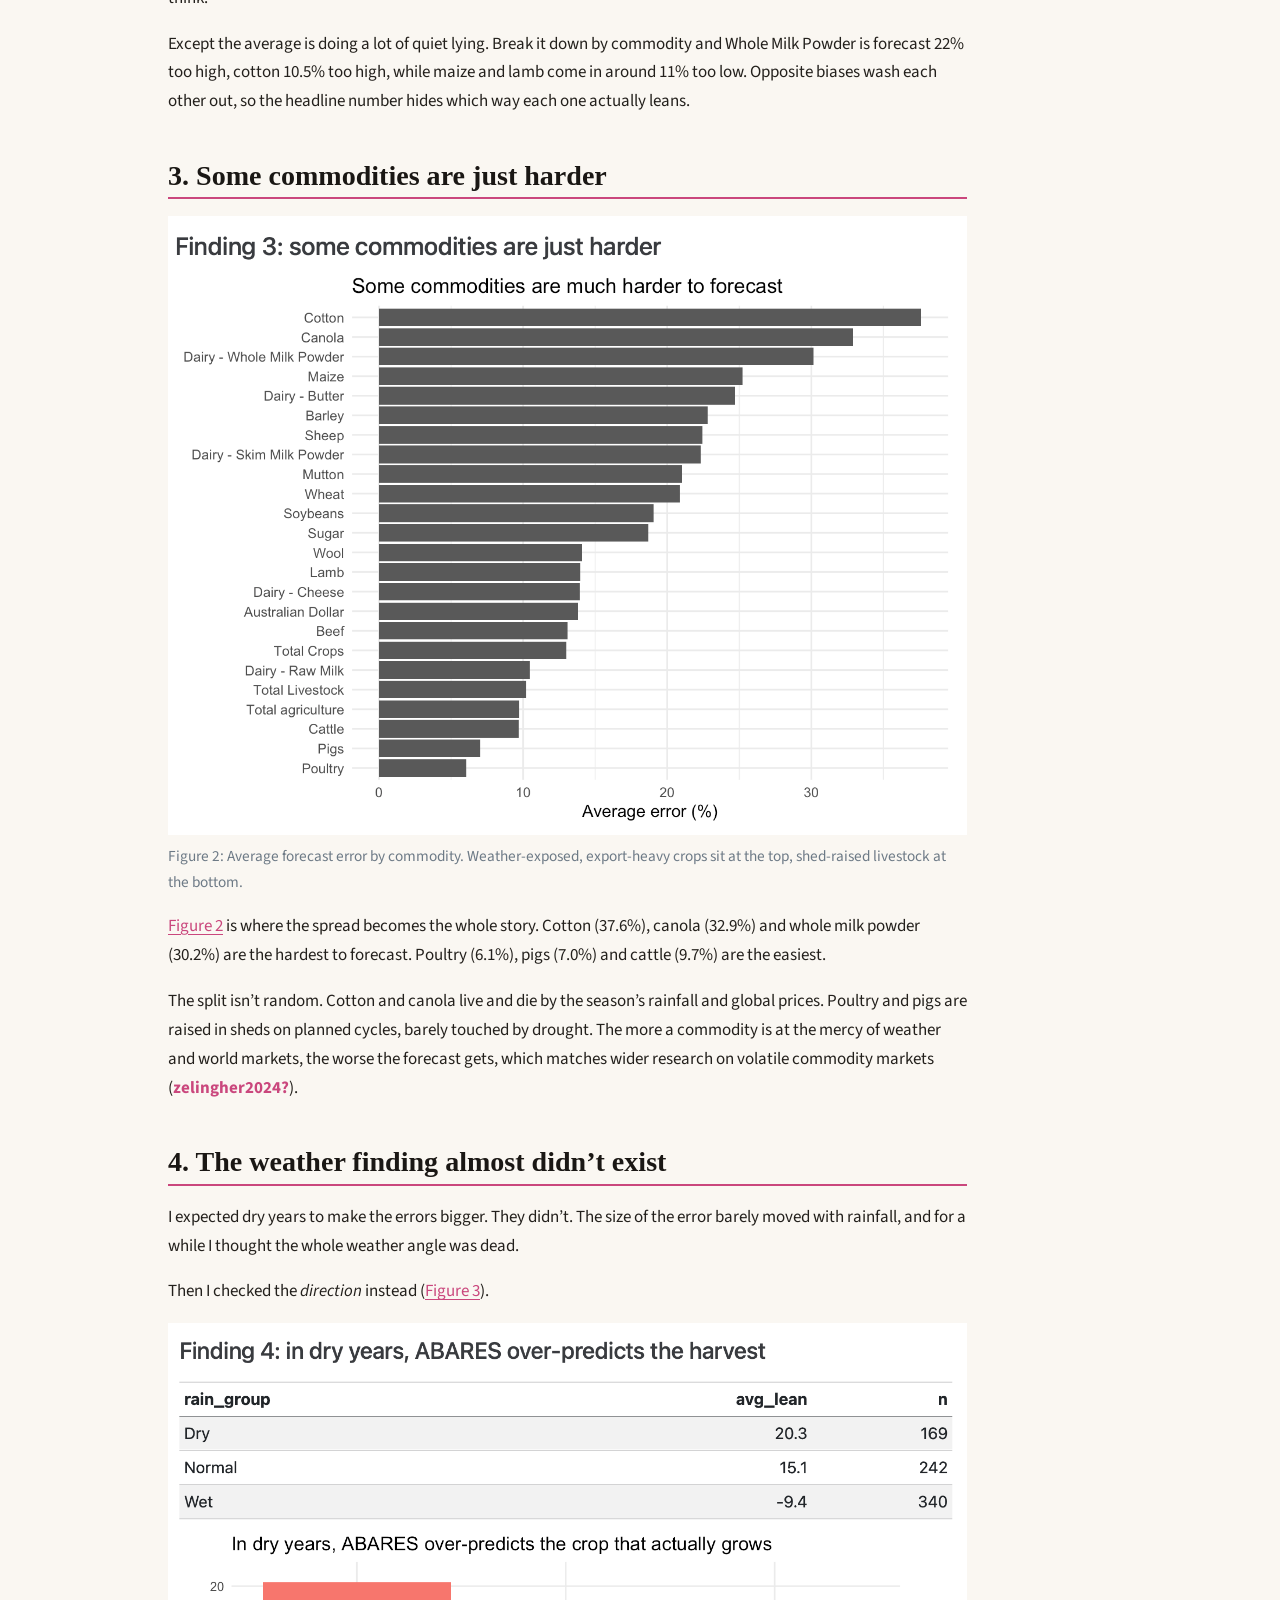
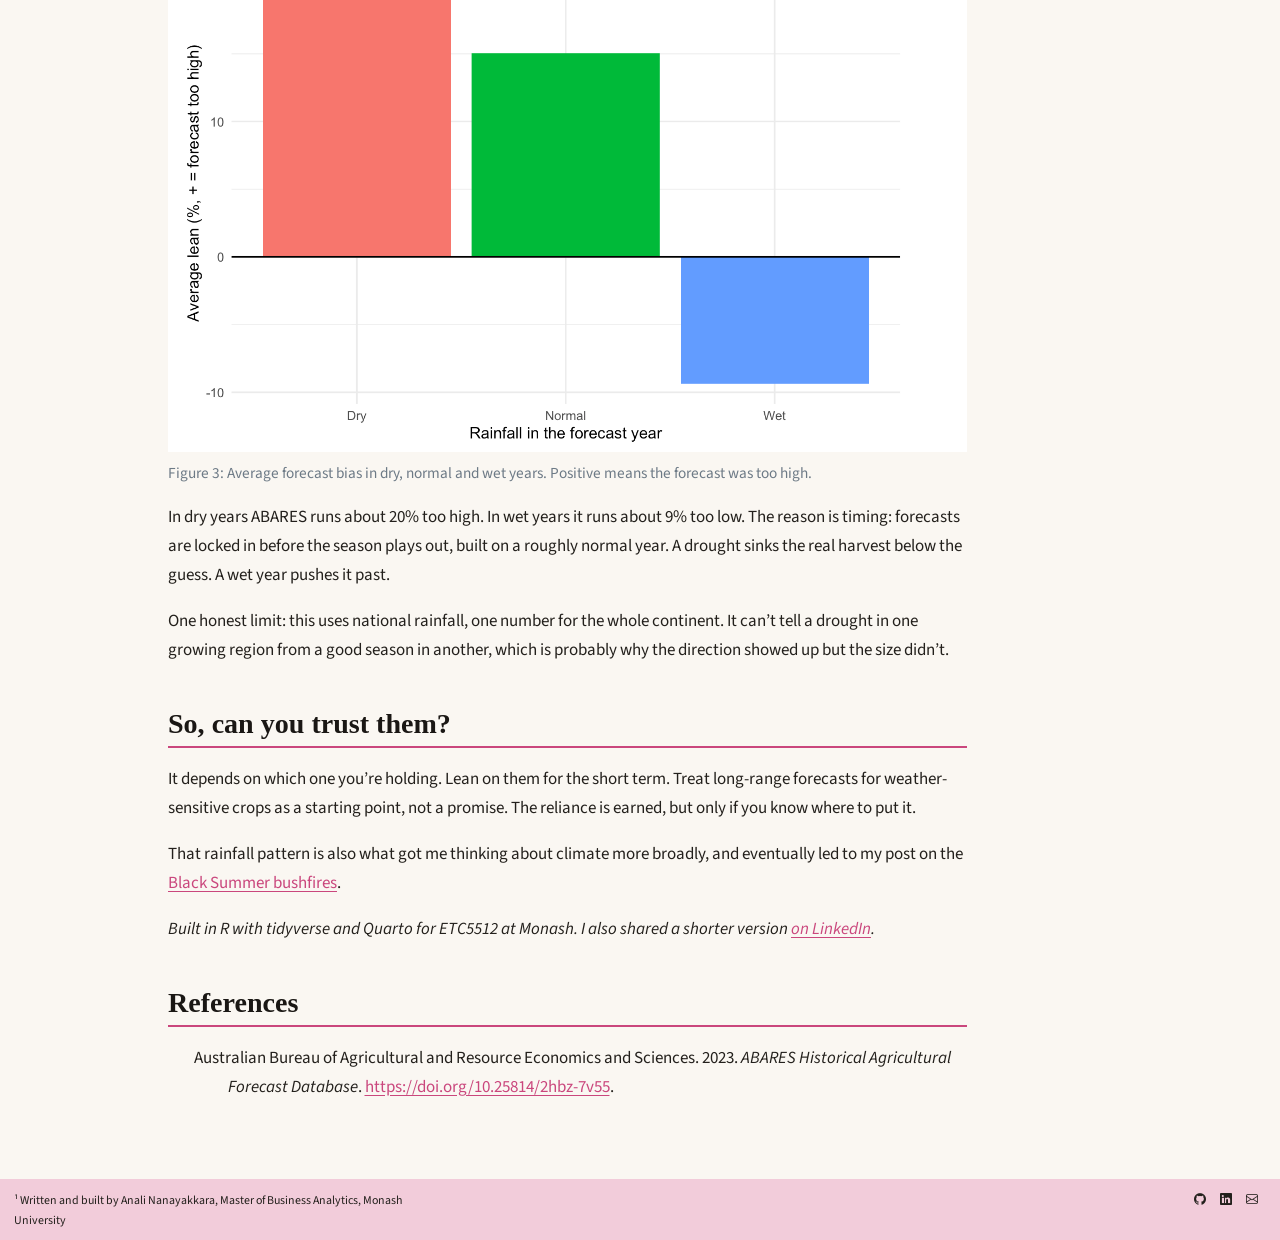
<file: posts/farm-forecasts/index.html>
<!DOCTYPE html>
<html xmlns="http://www.w3.org/1999/xhtml" lang="en" xml:lang="en"><head>

<meta charset="utf-8">
<meta name="generator" content="quarto-1.10.18">

<meta name="viewport" content="width=device-width, initial-scale=1.0, user-scalable=yes">

<meta name="author" content="Anali Nanayakkara">
<meta name="dcterms.date" content="2026-06-14">
<meta name="description" content="I checked every ABARES farm forecast since 2000 against what actually happened. The answer depends on which one you’re holding.">

<title>Can you trust Australia’s farm forecasts? – Anali Nanayakkara</title>
<style>
/* Default styles provided by pandoc.
** See https://pandoc.org/MANUAL.html#variables-for-html for config info.
*/
span.smallcaps{font-variant: small-caps;}
div.columns{display: flex; gap: 1.5em;}
div.column{flex: auto;}
@media screen {
div.columns{gap: min(4vw, 1.5em);}
div.column{overflow-x: auto;}
}
div.hanging-indent{margin-left: 1.5em; text-indent: -1.5em;}
ul.task-list{list-style: none;}
ul.task-list li input[type="checkbox"] {
  width: 0.8em;
  margin: 0 0.8em 0.2em -1em; /* quarto-specific, see https://github.com/quarto-dev/quarto-cli/issues/4556 */ 
  vertical-align: middle;
}
/* CSS for citations */
div.csl-bib-body { }
div.csl-entry {
  clear: both;
}
.hanging-indent div.csl-entry {
  margin-left:2em;
  text-indent:-2em;
}
div.csl-left-margin {
  min-width:2em;
  float:left;
}
div.csl-right-inline {
  margin-left:2em;
  padding-left:1em;
}
div.csl-indent {
  margin-left: 2em;
}</style>


<script src="../../site_libs/quarto-nav/quarto-nav.js"></script>
<script src="../../site_libs/quarto-nav/headroom.min.js"></script>
<script src="../../site_libs/clipboard/clipboard.min.js"></script>
<script src="../../site_libs/quarto-search/autocomplete.umd.js"></script>
<script src="../../site_libs/quarto-search/fuse.min.js"></script>
<script src="../../site_libs/quarto-search/quarto-search.js"></script>
<meta name="quarto:offset" content="../../">
<script src="../../site_libs/quarto-html/quarto.js" type="module"></script>
<script src="../../site_libs/quarto-html/tabsets/tabsets.js" type="module"></script>
<script src="../../site_libs/quarto-html/popper.min.js"></script>
<script src="../../site_libs/quarto-html/tippy.umd.min.js"></script>
<script src="../../site_libs/quarto-html/anchor.min.js"></script>
<link href="../../site_libs/quarto-html/tippy.css" rel="stylesheet">
<link href="../../site_libs/quarto-html/quarto-syntax-highlighting-64a204ab8560d761af7679ceaba22944.css" rel="stylesheet" id="quarto-text-highlighting-styles">
<script src="../../site_libs/bootstrap/bootstrap.min.js"></script>
<link href="../../site_libs/bootstrap/bootstrap-icons.css" rel="stylesheet">
<link href="../../site_libs/bootstrap/bootstrap-445b8638c3d06994fee0907d791121c4.min.css" rel="stylesheet" append-hash="true" id="quarto-bootstrap" data-mode="light">
<script id="quarto-search-options" type="application/json">{
  "location": "navbar",
  "copy-button": false,
  "collapse-after": 3,
  "panel-placement": "end",
  "type": "overlay",
  "limit": 50,
  "keyboard-shortcut": [
    "f",
    "/",
    "s"
  ],
  "show-item-context": false,
  "language": {
    "search-no-results-text": "No results",
    "search-matching-documents-text": "matching documents",
    "search-copy-link-title": "Copy link to search",
    "search-hide-matches-text": "Hide additional matches",
    "search-more-match-text": "more match in this document",
    "search-more-matches-text": "more matches in this document",
    "search-clear-button-title": "Clear",
    "search-text-placeholder": "",
    "search-detached-cancel-button-title": "Cancel",
    "search-submit-button-title": "Submit",
    "search-label": "Search"
  }
}</script>


<link rel="stylesheet" href="../../styles.css">
</head>

<body class="nav-fixed quarto-light">

<div id="quarto-search-results"></div>
  <header id="quarto-header" class="headroom fixed-top quarto-banner">
    <nav class="navbar navbar-expand-lg " data-bs-theme="dark">
      <div class="navbar-container container-fluid">
      <div class="navbar-brand-container mx-auto">
    <a class="navbar-brand" href="../../index.html">
    <span class="navbar-title">Anali Nanayakkara</span>
    </a>
  </div>
            <div id="quarto-search" class="" title="Search"></div>
          <button class="navbar-toggler" type="button" data-bs-toggle="collapse" data-bs-target="#navbarCollapse" aria-controls="navbarCollapse" role="menu" aria-expanded="false" aria-label="Toggle navigation" onclick="if (window.quartoToggleHeadroom) { window.quartoToggleHeadroom(); }">
  <span class="navbar-toggler-icon"></span>
</button>
          <div class="collapse navbar-collapse" id="navbarCollapse">
            <ul class="navbar-nav navbar-nav-scroll ms-auto">
  <li class="nav-item">
    <a class="nav-link" href="../../index.html"> 
<span class="menu-text">Posts</span></a>
  </li>  
  <li class="nav-item">
    <a class="nav-link" href="../../about.html"> 
<span class="menu-text">About</span></a>
  </li>  
  <li class="nav-item compact">
    <a class="nav-link" href="https://github.com/anan0016-collab"> <i class="bi bi-github" role="img">
</i> 
<span class="menu-text"></span></a>
  </li>  
</ul>
          </div> <!-- /navcollapse -->
            <div class="quarto-navbar-tools">
</div>
      </div> <!-- /container-fluid -->
    </nav>
</header>
<!-- content -->
<header id="title-block-header" class="quarto-title-block default page-columns page-full">
  <div class="quarto-title-banner page-columns page-full">
    <div class="quarto-title column-body">
      <h1 class="title">Can you trust Australia’s farm forecasts?</h1>
            <p class="subtitle lead">22,500 forecasts, 24 commodities, and one question about the weather</p>
                  <div>
        <div class="description">
          I checked every ABARES farm forecast since 2000 against what actually happened. The answer depends on which one you’re holding.
        </div>
      </div>
                </div>
  </div>
    
  
  <div class="quarto-title-meta">

      <div>
      <div class="quarto-title-meta-heading">Author</div>
      <div class="quarto-title-meta-contents">
               <p>Anali Nanayakkara </p>
            </div>
    </div>
      
      <div>
      <div class="quarto-title-meta-heading">Published</div>
      <div class="quarto-title-meta-contents">
        <p class="date">June 14, 2026</p>
      </div>
    </div>
    
      
    </div>
    
  
  </header><div id="quarto-content" class="quarto-container page-columns page-rows-contents page-layout-article page-navbar">
<!-- sidebar -->
<!-- margin-sidebar -->
    <div id="quarto-margin-sidebar" class="sidebar margin-sidebar">
        <nav id="TOC" role="doc-toc" class="toc-active">
    <h2 id="toc-title">On this page</h2>
   
  <ul>
  <li><a href="#the-data" id="toc-the-data" class="nav-link active" data-scroll-target="#the-data">The data</a></li>
  <li><a href="#the-further-ahead-you-look-the-worse-it-gets" id="toc-the-further-ahead-you-look-the-worse-it-gets" class="nav-link" data-scroll-target="#the-further-ahead-you-look-the-worse-it-gets">1. The further ahead you look, the worse it gets</a></li>
  <li><a href="#unbiased-on-average-isnt-the-same-as-accurate" id="toc-unbiased-on-average-isnt-the-same-as-accurate" class="nav-link" data-scroll-target="#unbiased-on-average-isnt-the-same-as-accurate">2. “Unbiased” on average isn’t the same as accurate</a></li>
  <li><a href="#some-commodities-are-just-harder" id="toc-some-commodities-are-just-harder" class="nav-link" data-scroll-target="#some-commodities-are-just-harder">3. Some commodities are just harder</a></li>
  <li><a href="#the-weather-finding-almost-didnt-exist" id="toc-the-weather-finding-almost-didnt-exist" class="nav-link" data-scroll-target="#the-weather-finding-almost-didnt-exist">4. The weather finding almost didn’t exist</a></li>
  <li><a href="#so-can-you-trust-them" id="toc-so-can-you-trust-them" class="nav-link" data-scroll-target="#so-can-you-trust-them">So, can you trust them?</a></li>
  <li><a href="#references" id="toc-references" class="nav-link" data-scroll-target="#references">References</a></li>
  </ul>
</nav>
    </div>
<!-- main -->
<main class="content quarto-banner-title-block" id="quarto-document-content">





<p>For some businesses, forecast accuracy isn’t a nice-to-have. The whole operation rests on it. One bad call can cost a whole season: the prep, the buying, the planning, all built on a number that turned out wrong. So the reliance is huge, which made me wonder how much of it is actually earned.</p>
<p>So I spent a week asking one question about Australian farm forecasts: can you actually trust them?</p>
<section id="the-data" class="level2">
<h2 class="anchored" data-anchor-id="the-data">The data</h2>
<p>ABARES, the government’s farm economics agency, keeps a record of every forecast it has published since 2000, sitting right next to what actually happened <span class="citation" data-cites="abares2023">(<a href="#ref-abares2023" role="doc-biblioref">Australian Bureau of Agricultural and Resource Economics and Sciences 2023</a>)</span>. That’s more than 22,500 forecasts across 24 commodities, from wheat and cotton to cattle and even the Australian dollar. It’s rare to get data like this, because it lets you score accuracy head-on instead of guessing at it.</p>
<p>I matched it against Bureau of Meteorology rainfall for each financial year to see whether the weather explained the misses. Then I found four things I didn’t expect.</p>
</section>
<section id="the-further-ahead-you-look-the-worse-it-gets" class="level2">
<h2 class="anchored" data-anchor-id="the-further-ahead-you-look-the-worse-it-gets">1. The further ahead you look, the worse it gets</h2>
<div id="fig-horizon" class="quarto-float quarto-figure quarto-figure-center anchored">
<figure class="quarto-float quarto-float-fig figure">
<div aria-describedby="fig-horizon-caption-0ceaefa1-69ba-4598-a22c-09a6ac19f8ca">
<img src="horizon.png" class="img-fluid figure-img">
</div>
<figcaption class="quarto-float-caption-bottom quarto-float-caption quarto-float-fig" id="fig-horizon-caption-0ceaefa1-69ba-4598-a22c-09a6ac19f8ca">
Figure&nbsp;1: Average forecast error by how many years ahead the forecast was made.
</figcaption>
</figure>
</div>
<p><a href="#fig-horizon" class="quarto-xref">Figure&nbsp;1</a> shows it plainly. Forecasts for the current year average about 8.5% error. Push out five years and it climbs to nearly 27%. A forecast is only as good as the assumptions behind it, and the longer you wait, the more time those assumptions have to fall apart.</p>
</section>
<section id="unbiased-on-average-isnt-the-same-as-accurate" class="level2">
<h2 class="anchored" data-anchor-id="unbiased-on-average-isnt-the-same-as-accurate">2. “Unbiased” on average isn’t the same as accurate</h2>
<p>At first glance ABARES looks clean. Across everything, its forecasts lean just -1.1%, basically zero. Case closed, you’d think.</p>
<p>Except the average is doing a lot of quiet lying. Break it down by commodity and Whole Milk Powder is forecast 22% too high, cotton 10.5% too high, while maize and lamb come in around 11% too low. Opposite biases wash each other out, so the headline number hides which way each one actually leans.</p>
</section>
<section id="some-commodities-are-just-harder" class="level2">
<h2 class="anchored" data-anchor-id="some-commodities-are-just-harder">3. Some commodities are just harder</h2>
<div id="fig-commodity" class="quarto-float quarto-figure quarto-figure-center anchored">
<figure class="quarto-float quarto-float-fig figure">
<div aria-describedby="fig-commodity-caption-0ceaefa1-69ba-4598-a22c-09a6ac19f8ca">
<img src="commodity-error.png" class="img-fluid figure-img">
</div>
<figcaption class="quarto-float-caption-bottom quarto-float-caption quarto-float-fig" id="fig-commodity-caption-0ceaefa1-69ba-4598-a22c-09a6ac19f8ca">
Figure&nbsp;2: Average forecast error by commodity. Weather-exposed, export-heavy crops sit at the top, shed-raised livestock at the bottom.
</figcaption>
</figure>
</div>
<p><a href="#fig-commodity" class="quarto-xref">Figure&nbsp;2</a> is where the spread becomes the whole story. Cotton (37.6%), canola (32.9%) and whole milk powder (30.2%) are the hardest to forecast. Poultry (6.1%), pigs (7.0%) and cattle (9.7%) are the easiest.</p>
<p>The split isn’t random. Cotton and canola live and die by the season’s rainfall and global prices. Poultry and pigs are raised in sheds on planned cycles, barely touched by drought. The more a commodity is at the mercy of weather and world markets, the worse the forecast gets, which matches wider research on volatile commodity markets <span class="citation" data-cites="zelingher2024">(<a href="#ref-zelingher2024" role="doc-biblioref"><strong>zelingher2024?</strong></a>)</span>.</p>
</section>
<section id="the-weather-finding-almost-didnt-exist" class="level2">
<h2 class="anchored" data-anchor-id="the-weather-finding-almost-didnt-exist">4. The weather finding almost didn’t exist</h2>
<p>I expected dry years to make the errors bigger. They didn’t. The size of the error barely moved with rainfall, and for a while I thought the whole weather angle was dead.</p>
<p>Then I checked the <em>direction</em> instead (<a href="#fig-rainfall" class="quarto-xref">Figure&nbsp;3</a>).</p>
<div id="fig-rainfall" class="quarto-float quarto-figure quarto-figure-center anchored">
<figure class="quarto-float quarto-float-fig figure">
<div aria-describedby="fig-rainfall-caption-0ceaefa1-69ba-4598-a22c-09a6ac19f8ca">
<img src="rainfall-bias.png" class="img-fluid figure-img">
</div>
<figcaption class="quarto-float-caption-bottom quarto-float-caption quarto-float-fig" id="fig-rainfall-caption-0ceaefa1-69ba-4598-a22c-09a6ac19f8ca">
Figure&nbsp;3: Average forecast bias in dry, normal and wet years. Positive means the forecast was too high.
</figcaption>
</figure>
</div>
<p>In dry years ABARES runs about 20% too high. In wet years it runs about 9% too low. The reason is timing: forecasts are locked in before the season plays out, built on a roughly normal year. A drought sinks the real harvest below the guess. A wet year pushes it past.</p>
<p>One honest limit: this uses national rainfall, one number for the whole continent. It can’t tell a drought in one growing region from a good season in another, which is probably why the direction showed up but the size didn’t.</p>
</section>
<section id="so-can-you-trust-them" class="level2">
<h2 class="anchored" data-anchor-id="so-can-you-trust-them">So, can you trust them?</h2>
<p>It depends on which one you’re holding. Lean on them for the short term. Treat long-range forecasts for weather-sensitive crops as a starting point, not a promise. The reliance is earned, but only if you know where to put it.</p>
<p>That rainfall pattern is also what got me thinking about climate more broadly, and eventually led to my post on the <a href="../../posts/black-summer/index.html">Black Summer bushfires</a>.</p>
<p><em>Built in R with tidyverse and Quarto for ETC5512 at Monash. I also shared a shorter version <a href="https://www.linkedin.com/in/anali-thiyanga-100891287">on LinkedIn</a>.</em></p>
</section>
<section id="references" class="level2">
<h2 class="anchored" data-anchor-id="references">References</h2>
<div id="refs" class="references csl-bib-body hanging-indent" role="list">
<div id="ref-abares2023" class="csl-entry" role="listitem">
Australian Bureau of Agricultural and Resource Economics and Sciences. 2023. <em>ABARES Historical Agricultural Forecast Database</em>. <a href="https://doi.org/10.25814/2hbz-7v55">https://doi.org/10.25814/2hbz-7v55</a>.
</div>
</div>


</section>

</main> <!-- /main -->
<script id="quarto-html-after-body" type="application/javascript">
  window.document.addEventListener("DOMContentLoaded", function (event) {
    const icon = "";
    const anchorJS = new window.AnchorJS();
    anchorJS.options = {
      placement: 'right',
      icon: icon
    };
    anchorJS.add('.anchored');
    const isCodeAnnotation = (el) => {
      for (const clz of el.classList) {
        if (clz.startsWith('code-annotation-')) {                     
          return true;
        }
      }
      return false;
    }
    const onCopySuccess = function(e) {
      // button target
      const button = e.trigger;
      // don't keep focus
      button.blur();
      // flash "checked"
      button.classList.add('code-copy-button-checked');
      var currentTitle = button.getAttribute("title");
      button.setAttribute("title", "Copied!");
      let tooltip;
      if (window.bootstrap) {
        button.setAttribute("data-bs-toggle", "tooltip");
        button.setAttribute("data-bs-placement", "left");
        button.setAttribute("data-bs-title", "Copied!");
        tooltip = new bootstrap.Tooltip(button, 
          { trigger: "manual", 
            customClass: "code-copy-button-tooltip",
            offset: [0, -8]});
        tooltip.show();    
      }
      setTimeout(function() {
        if (tooltip) {
          tooltip.hide();
          button.removeAttribute("data-bs-title");
          button.removeAttribute("data-bs-toggle");
          button.removeAttribute("data-bs-placement");
        }
        button.setAttribute("title", currentTitle);
        button.classList.remove('code-copy-button-checked');
      }, 1000);
      // clear code selection
      e.clearSelection();
    }
    const getTextToCopy = function(trigger) {
      const outerScaffold = trigger.parentElement.cloneNode(true);
      const codeEl = outerScaffold.querySelector('code');
      for (const childEl of codeEl.children) {
        if (isCodeAnnotation(childEl)) {
          childEl.remove();
        }
      }
      return codeEl.innerText;
    }
    const clipboard = new window.ClipboardJS('.code-copy-button:not([data-in-quarto-modal])', {
      text: getTextToCopy
    });
    clipboard.on('success', onCopySuccess);
    if (window.document.getElementById('quarto-embedded-source-code-modal')) {
      const clipboardModal = new window.ClipboardJS('.code-copy-button[data-in-quarto-modal]', {
        text: getTextToCopy,
        container: window.document.getElementById('quarto-embedded-source-code-modal')
      });
      clipboardModal.on('success', onCopySuccess);
    }
      var localhostRegex = new RegExp(/^(?:http|https):\/\/localhost\:?[0-9]*\//);
      var mailtoRegex = new RegExp(/^mailto:/);
        var filterRegex = new RegExp("https:\/\/ETC5523-2026\.github\.io\/etc5523-assignment-3-anan0016-collab\/");
      var isInternal = (href) => {
          return filterRegex.test(href) || localhostRegex.test(href) || mailtoRegex.test(href);
      }
      // Inspect non-navigation links and adorn them if external
     var links = window.document.querySelectorAll('a[href]:not(.nav-link):not(.navbar-brand):not(.toc-action):not(.sidebar-link):not(.sidebar-item-toggle):not(.pagination-link):not(.no-external):not([aria-hidden]):not(.dropdown-item):not(.quarto-navigation-tool):not(.about-link)');
      for (var i=0; i<links.length; i++) {
        const link = links[i];
        if (!isInternal(link.href)) {
          // undo the damage that might have been done by quarto-nav.js in the case of
          // links that we want to consider external
          if (link.dataset.originalHref !== undefined) {
            link.href = link.dataset.originalHref;
          }
        }
      }
    function tippyHover(el, contentFn, onTriggerFn, onUntriggerFn) {
      const config = {
        allowHTML: true,
        maxWidth: 500,
        delay: 100,
        arrow: false,
        appendTo: function(el) {
            return el.parentElement;
        },
        interactive: true,
        interactiveBorder: 10,
        theme: 'quarto',
        placement: 'bottom-start',
      };
      if (contentFn) {
        config.content = contentFn;
      }
      if (onTriggerFn) {
        config.onTrigger = onTriggerFn;
      }
      if (onUntriggerFn) {
        config.onUntrigger = onUntriggerFn;
      }
      window.tippy(el, config); 
    }
    const noterefs = window.document.querySelectorAll('a[role="doc-noteref"]');
    for (var i=0; i<noterefs.length; i++) {
      const ref = noterefs[i];
      tippyHover(ref, function() {
        // use id or data attribute instead here
        let href = ref.getAttribute('data-footnote-href') || ref.getAttribute('href');
        try { href = new URL(href).hash; } catch {}
        const id = href.replace(/^#\/?/, "");
        const note = window.document.getElementById(id);
        if (note) {
          return note.innerHTML;
        } else {
          return "";
        }
      });
    }
    const xrefs = window.document.querySelectorAll('a.quarto-xref');
    const processXRef = (id, note) => {
      // Strip column container classes
      const stripColumnClz = (el) => {
        el.classList.remove("page-full", "page-columns");
        if (el.children) {
          for (const child of el.children) {
            stripColumnClz(child);
          }
        }
      }
      stripColumnClz(note)
      if (id === null || id.startsWith('sec-')) {
        // Special case sections, only their first couple elements
        const container = document.createElement("div");
        if (note.children && note.children.length > 2) {
          container.appendChild(note.children[0].cloneNode(true));
          for (let i = 1; i < note.children.length; i++) {
            const child = note.children[i];
            if (child.tagName === "P" && child.innerText === "") {
              continue;
            } else {
              container.appendChild(child.cloneNode(true));
              break;
            }
          }
          if (window.Quarto?.typesetMath) {
            window.Quarto.typesetMath(container);
          }
          return container.innerHTML
        } else {
          if (window.Quarto?.typesetMath) {
            window.Quarto.typesetMath(note);
          }
          return note.innerHTML;
        }
      } else {
        // Remove any anchor links if they are present
        const anchorLink = note.querySelector('a.anchorjs-link');
        if (anchorLink) {
          anchorLink.remove();
        }
        if (window.Quarto?.typesetMath) {
          window.Quarto.typesetMath(note);
        }
        if (note.classList.contains("callout")) {
          return note.outerHTML;
        } else {
          return note.innerHTML;
        }
      }
    }
    for (var i=0; i<xrefs.length; i++) {
      const xref = xrefs[i];
      tippyHover(xref, undefined, function(instance) {
        instance.disable();
        let url = xref.getAttribute('href');
        let hash = undefined; 
        if (url.startsWith('#')) {
          hash = url;
        } else {
          try { hash = new URL(url).hash; } catch {}
        }
        if (hash) {
          const id = hash.replace(/^#\/?/, "");
          const note = window.document.getElementById(id);
          if (note !== null) {
            try {
              const html = processXRef(id, note.cloneNode(true));
              instance.setContent(html);
            } finally {
              instance.enable();
              instance.show();
            }
          } else {
            // See if we can fetch this
            fetch(url.split('#')[0])
            .then(res => res.text())
            .then(html => {
              const parser = new DOMParser();
              const htmlDoc = parser.parseFromString(html, "text/html");
              const note = htmlDoc.getElementById(id);
              if (note !== null) {
                const html = processXRef(id, note);
                instance.setContent(html);
              } 
            }).finally(() => {
              instance.enable();
              instance.show();
            });
          }
        } else {
          // See if we can fetch a full url (with no hash to target)
          // This is a special case and we should probably do some content thinning / targeting
          fetch(url)
          .then(res => res.text())
          .then(html => {
            const parser = new DOMParser();
            const htmlDoc = parser.parseFromString(html, "text/html");
            const note = htmlDoc.querySelector('main.content');
            if (note !== null) {
              // This should only happen for chapter cross references
              // (since there is no id in the URL)
              // remove the first header
              if (note.children.length > 0 && note.children[0].tagName === "HEADER") {
                note.children[0].remove();
              }
              const html = processXRef(null, note);
              instance.setContent(html);
            } 
          }).finally(() => {
            instance.enable();
            instance.show();
          });
        }
      }, function(instance) {
      });
    }
        let selectedAnnoteEl;
        const selectorForAnnotation = ( cell, annotation) => {
          let cellAttr = 'data-code-cell="' + cell + '"';
          let lineAttr = 'data-code-annotation="' +  annotation + '"';
          const selector = 'span[' + cellAttr + '][' + lineAttr + ']';
          return selector;
        }
        const selectCodeLines = (annoteEl) => {
          const doc = window.document;
          const targetCell = annoteEl.getAttribute("data-target-cell");
          const targetAnnotation = annoteEl.getAttribute("data-target-annotation");
          const annoteSpan = window.document.querySelector(selectorForAnnotation(targetCell, targetAnnotation));
          const lines = annoteSpan.getAttribute("data-code-lines").split(",");
          const lineIds = lines.map((line) => {
            return targetCell + "-" + line;
          })
          let top = null;
          let height = null;
          let parent = null;
          if (lineIds.length > 0) {
              //compute the position of the single el (top and bottom and make a div)
              const el = window.document.getElementById(lineIds[0]);
              top = el.offsetTop;
              height = el.offsetHeight;
              parent = el.parentElement.parentElement;
            if (lineIds.length > 1) {
              const lastEl = window.document.getElementById(lineIds[lineIds.length - 1]);
              const bottom = lastEl.offsetTop + lastEl.offsetHeight;
              height = bottom - top;
            }
            if (top !== null && height !== null && parent !== null) {
              // cook up a div (if necessary) and position it 
              let div = window.document.getElementById("code-annotation-line-highlight");
              if (div === null) {
                div = window.document.createElement("div");
                div.setAttribute("id", "code-annotation-line-highlight");
                div.style.position = 'absolute';
                parent.appendChild(div);
              }
              div.style.top = top - 2 + "px";
              div.style.height = height + 4 + "px";
              div.style.left = 0;
              let gutterDiv = window.document.getElementById("code-annotation-line-highlight-gutter");
              if (gutterDiv === null) {
                gutterDiv = window.document.createElement("div");
                gutterDiv.setAttribute("id", "code-annotation-line-highlight-gutter");
                gutterDiv.style.position = 'absolute';
                const codeCell = window.document.getElementById(targetCell);
                const gutter = codeCell.querySelector('.code-annotation-gutter');
                gutter.appendChild(gutterDiv);
              }
              gutterDiv.style.top = top - 2 + "px";
              gutterDiv.style.height = height + 4 + "px";
            }
            selectedAnnoteEl = annoteEl;
          }
        };
        const unselectCodeLines = () => {
          const elementsIds = ["code-annotation-line-highlight", "code-annotation-line-highlight-gutter"];
          elementsIds.forEach((elId) => {
            const div = window.document.getElementById(elId);
            if (div) {
              div.remove();
            }
          });
          selectedAnnoteEl = undefined;
        };
          // Handle positioning of the toggle
      window.addEventListener(
        "resize",
        throttle(() => {
          elRect = undefined;
          if (selectedAnnoteEl) {
            selectCodeLines(selectedAnnoteEl);
          }
        }, 10)
      );
      function throttle(fn, ms) {
      let throttle = false;
      let timer;
        return (...args) => {
          if(!throttle) { // first call gets through
              fn.apply(this, args);
              throttle = true;
          } else { // all the others get throttled
              if(timer) clearTimeout(timer); // cancel #2
              timer = setTimeout(() => {
                fn.apply(this, args);
                timer = throttle = false;
              }, ms);
          }
        };
      }
        // Attach click handler to the DT
        const annoteDls = window.document.querySelectorAll('dt[data-target-cell]');
        for (const annoteDlNode of annoteDls) {
          annoteDlNode.addEventListener('click', (event) => {
            const clickedEl = event.target;
            if (clickedEl !== selectedAnnoteEl) {
              unselectCodeLines();
              const activeEl = window.document.querySelector('dt[data-target-cell].code-annotation-active');
              if (activeEl) {
                activeEl.classList.remove('code-annotation-active');
              }
              selectCodeLines(clickedEl);
              clickedEl.classList.add('code-annotation-active');
            } else {
              // Unselect the line
              unselectCodeLines();
              clickedEl.classList.remove('code-annotation-active');
            }
          });
        }
    const findCites = (el) => {
      const parentEl = el.parentElement;
      if (parentEl) {
        const cites = parentEl.dataset.cites;
        if (cites) {
          return {
            el,
            cites: cites.split(' ')
          };
        } else {
          return findCites(el.parentElement)
        }
      } else {
        return undefined;
      }
    };
    var bibliorefs = window.document.querySelectorAll('a[role="doc-biblioref"]');
    for (var i=0; i<bibliorefs.length; i++) {
      const ref = bibliorefs[i];
      const citeInfo = findCites(ref);
      if (citeInfo) {
        tippyHover(citeInfo.el, function() {
          var popup = window.document.createElement('div');
          citeInfo.cites.forEach(function(cite) {
            var citeDiv = window.document.createElement('div');
            citeDiv.classList.add('hanging-indent');
            citeDiv.classList.add('csl-entry');
            var biblioDiv = window.document.getElementById('ref-' + cite);
            if (biblioDiv) {
              citeDiv.innerHTML = biblioDiv.innerHTML;
            }
            popup.appendChild(citeDiv);
          });
          return popup.innerHTML;
        });
      }
    }
  });
  </script>
</div> <!-- /content -->
<footer class="footer">
  <div class="nav-footer">
    <div class="nav-footer-left">
<p>¹ Written and built by Anali Nanayakkara, Master of Business Analytics, Monash University</p>
</div>   
    <div class="nav-footer-center">
      &nbsp;
    </div>
    <div class="nav-footer-right">
      <ul class="footer-items list-unstyled">
    <li class="nav-item compact">
    <a class="nav-link" href="https://github.com/anan0016-collab">
      <i class="bi bi-github" role="img">
</i> 
    </a>
  </li>  
    <li class="nav-item compact">
    <a class="nav-link" href="https://www.linkedin.com/in/anali-thiyanga-100891287">
      <i class="bi bi-linkedin" role="img">
</i> 
    </a>
  </li>  
    <li class="nav-item compact">
    <a class="nav-link" href="mailto:anan0016@student.monash.edu">
      <i class="bi bi-envelope" role="img">
</i> 
    </a>
  </li>  
</ul>
    </div>
  </div>
</footer>




</body></html>
</file>
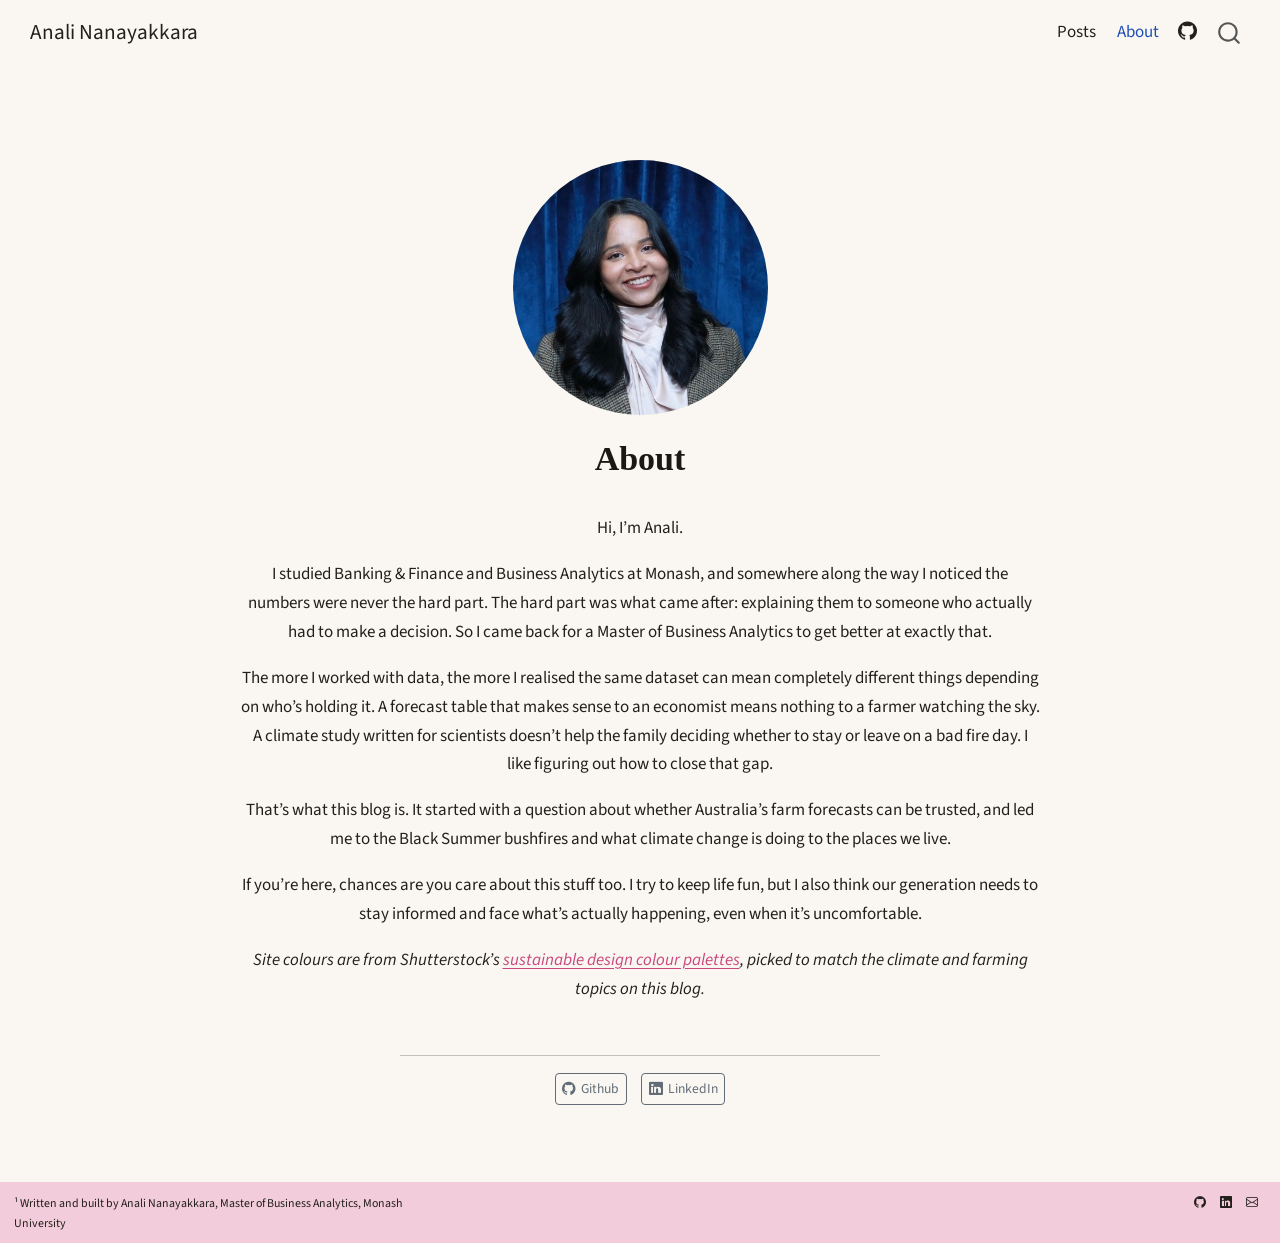
<file: about.html>
<!DOCTYPE html>
<html xmlns="http://www.w3.org/1999/xhtml" lang="en" xml:lang="en"><head>

<meta charset="utf-8">
<meta name="generator" content="quarto-1.10.18">

<meta name="viewport" content="width=device-width, initial-scale=1.0, user-scalable=yes">


<title>About – Anali Nanayakkara</title>
<style>
/* Default styles provided by pandoc.
** See https://pandoc.org/MANUAL.html#variables-for-html for config info.
*/
span.smallcaps{font-variant: small-caps;}
div.columns{display: flex; gap: 1.5em;}
div.column{flex: auto;}
@media screen {
div.columns{gap: min(4vw, 1.5em);}
div.column{overflow-x: auto;}
}
div.hanging-indent{margin-left: 1.5em; text-indent: -1.5em;}
ul.task-list{list-style: none;}
ul.task-list li input[type="checkbox"] {
  width: 0.8em;
  margin: 0 0.8em 0.2em -1em; /* quarto-specific, see https://github.com/quarto-dev/quarto-cli/issues/4556 */ 
  vertical-align: middle;
}
</style>


<script src="site_libs/quarto-nav/quarto-nav.js"></script>
<script src="site_libs/quarto-nav/headroom.min.js"></script>
<script src="site_libs/clipboard/clipboard.min.js"></script>
<script src="site_libs/quarto-search/autocomplete.umd.js"></script>
<script src="site_libs/quarto-search/fuse.min.js"></script>
<script src="site_libs/quarto-search/quarto-search.js"></script>
<meta name="quarto:offset" content="./">
<script src="site_libs/quarto-html/quarto.js" type="module"></script>
<script src="site_libs/quarto-html/tabsets/tabsets.js" type="module"></script>
<script src="site_libs/quarto-html/popper.min.js"></script>
<script src="site_libs/quarto-html/tippy.umd.min.js"></script>
<link href="site_libs/quarto-html/tippy.css" rel="stylesheet">
<link href="site_libs/quarto-html/quarto-syntax-highlighting-64a204ab8560d761af7679ceaba22944.css" rel="stylesheet" id="quarto-text-highlighting-styles">
<script src="site_libs/bootstrap/bootstrap.min.js"></script>
<link href="site_libs/bootstrap/bootstrap-icons.css" rel="stylesheet">
<link href="site_libs/bootstrap/bootstrap-445b8638c3d06994fee0907d791121c4.min.css" rel="stylesheet" append-hash="true" id="quarto-bootstrap" data-mode="light">
<script id="quarto-search-options" type="application/json">{
  "location": "navbar",
  "copy-button": false,
  "collapse-after": 3,
  "panel-placement": "end",
  "type": "overlay",
  "limit": 50,
  "keyboard-shortcut": [
    "f",
    "/",
    "s"
  ],
  "show-item-context": false,
  "language": {
    "search-no-results-text": "No results",
    "search-matching-documents-text": "matching documents",
    "search-copy-link-title": "Copy link to search",
    "search-hide-matches-text": "Hide additional matches",
    "search-more-match-text": "more match in this document",
    "search-more-matches-text": "more matches in this document",
    "search-clear-button-title": "Clear",
    "search-text-placeholder": "",
    "search-detached-cancel-button-title": "Cancel",
    "search-submit-button-title": "Submit",
    "search-label": "Search"
  }
}</script>


<link rel="stylesheet" href="styles.css">
</head>

<body class="nav-fixed fullcontent quarto-light">

<div id="quarto-search-results"></div>
  <header id="quarto-header" class="headroom fixed-top">
    <nav class="navbar navbar-expand-lg " data-bs-theme="dark">
      <div class="navbar-container container-fluid">
      <div class="navbar-brand-container mx-auto">
    <a class="navbar-brand" href="./index.html">
    <span class="navbar-title">Anali Nanayakkara</span>
    </a>
  </div>
            <div id="quarto-search" class="" title="Search"></div>
          <button class="navbar-toggler" type="button" data-bs-toggle="collapse" data-bs-target="#navbarCollapse" aria-controls="navbarCollapse" role="menu" aria-expanded="false" aria-label="Toggle navigation" onclick="if (window.quartoToggleHeadroom) { window.quartoToggleHeadroom(); }">
  <span class="navbar-toggler-icon"></span>
</button>
          <div class="collapse navbar-collapse" id="navbarCollapse">
            <ul class="navbar-nav navbar-nav-scroll ms-auto">
  <li class="nav-item">
    <a class="nav-link" href="./index.html"> 
<span class="menu-text">Posts</span></a>
  </li>  
  <li class="nav-item">
    <a class="nav-link active" href="./about.html" aria-current="page"> 
<span class="menu-text">About</span></a>
  </li>  
  <li class="nav-item compact">
    <a class="nav-link" href="https://github.com/anan0016-collab"> <i class="bi bi-github" role="img">
</i> 
<span class="menu-text"></span></a>
  </li>  
</ul>
          </div> <!-- /navcollapse -->
            <div class="quarto-navbar-tools">
</div>
      </div> <!-- /container-fluid -->
    </nav>
</header>
<!-- content -->
<div id="quarto-content" class="quarto-container page-columns page-rows-contents page-layout-article page-navbar">
<!-- sidebar -->
<!-- margin-sidebar -->
    
<!-- main -->
<div class="quarto-about-jolla">
  <img src="profile.jpg" class="about-image
  round " style="height: 15em; width: 15em;">
 <header id="title-block-header" class="quarto-title-block default">
<div class="quarto-title">
<h1 class="title">About</h1>
</div>
<div class="quarto-title-meta">
  </div>
</header><main class="content" id="quarto-document-content">
<p>Hi, I’m Anali.</p>
<p>I studied Banking &amp; Finance and Business Analytics at Monash, and somewhere along the way I noticed the numbers were never the hard part. The hard part was what came after: explaining them to someone who actually had to make a decision. So I came back for a Master of Business Analytics to get better at exactly that.</p>
<p>The more I worked with data, the more I realised the same dataset can mean completely different things depending on who’s holding it. A forecast table that makes sense to an economist means nothing to a farmer watching the sky. A climate study written for scientists doesn’t help the family deciding whether to stay or leave on a bad fire day. I like figuring out how to close that gap.</p>
<p>That’s what this blog is. It started with a question about whether Australia’s farm forecasts can be trusted, and led me to the Black Summer bushfires and what climate change is doing to the places we live.</p>
<p>If you’re here, chances are you care about this stuff too. I try to keep life fun, but I also think our generation needs to stay informed and face what’s actually happening, even when it’s uncomfortable.</p>
<p><em>Site colours are from Shutterstock’s <a href="https://www.shutterstock.com/blog/sustainable-design-color-palettes">sustainable design colour palettes</a>, picked to match the climate and farming topics on this blog.</em></p>


</main> 
  <hr class="about-sep">
   <div class="about-links">
  <a href="https://github.com/ETC5523-2026/etc5523-assignment-3-anan0016-collab" class="about-link" rel="" target="">
    <i class="bi bi-github"></i>
     <span class="about-link-text">Github</span>
  </a>
  <a href="https://www.linkedin.com/in/anali-thiyanga-100891287" class="about-link" rel="" target="">
    <i class="bi bi-linkedin"></i>
     <span class="about-link-text">LinkedIn</span>
  </a>
</div>
</div>
 <!-- /main -->
<script id="quarto-html-after-body" type="application/javascript">
  window.document.addEventListener("DOMContentLoaded", function (event) {
    const isCodeAnnotation = (el) => {
      for (const clz of el.classList) {
        if (clz.startsWith('code-annotation-')) {                     
          return true;
        }
      }
      return false;
    }
    const onCopySuccess = function(e) {
      // button target
      const button = e.trigger;
      // don't keep focus
      button.blur();
      // flash "checked"
      button.classList.add('code-copy-button-checked');
      var currentTitle = button.getAttribute("title");
      button.setAttribute("title", "Copied!");
      let tooltip;
      if (window.bootstrap) {
        button.setAttribute("data-bs-toggle", "tooltip");
        button.setAttribute("data-bs-placement", "left");
        button.setAttribute("data-bs-title", "Copied!");
        tooltip = new bootstrap.Tooltip(button, 
          { trigger: "manual", 
            customClass: "code-copy-button-tooltip",
            offset: [0, -8]});
        tooltip.show();    
      }
      setTimeout(function() {
        if (tooltip) {
          tooltip.hide();
          button.removeAttribute("data-bs-title");
          button.removeAttribute("data-bs-toggle");
          button.removeAttribute("data-bs-placement");
        }
        button.setAttribute("title", currentTitle);
        button.classList.remove('code-copy-button-checked');
      }, 1000);
      // clear code selection
      e.clearSelection();
    }
    const getTextToCopy = function(trigger) {
      const outerScaffold = trigger.parentElement.cloneNode(true);
      const codeEl = outerScaffold.querySelector('code');
      for (const childEl of codeEl.children) {
        if (isCodeAnnotation(childEl)) {
          childEl.remove();
        }
      }
      return codeEl.innerText;
    }
    const clipboard = new window.ClipboardJS('.code-copy-button:not([data-in-quarto-modal])', {
      text: getTextToCopy
    });
    clipboard.on('success', onCopySuccess);
    if (window.document.getElementById('quarto-embedded-source-code-modal')) {
      const clipboardModal = new window.ClipboardJS('.code-copy-button[data-in-quarto-modal]', {
        text: getTextToCopy,
        container: window.document.getElementById('quarto-embedded-source-code-modal')
      });
      clipboardModal.on('success', onCopySuccess);
    }
      var localhostRegex = new RegExp(/^(?:http|https):\/\/localhost\:?[0-9]*\//);
      var mailtoRegex = new RegExp(/^mailto:/);
        var filterRegex = new RegExp("https:\/\/ETC5523-2026\.github\.io\/etc5523-assignment-3-anan0016-collab\/");
      var isInternal = (href) => {
          return filterRegex.test(href) || localhostRegex.test(href) || mailtoRegex.test(href);
      }
      // Inspect non-navigation links and adorn them if external
     var links = window.document.querySelectorAll('a[href]:not(.nav-link):not(.navbar-brand):not(.toc-action):not(.sidebar-link):not(.sidebar-item-toggle):not(.pagination-link):not(.no-external):not([aria-hidden]):not(.dropdown-item):not(.quarto-navigation-tool):not(.about-link)');
      for (var i=0; i<links.length; i++) {
        const link = links[i];
        if (!isInternal(link.href)) {
          // undo the damage that might have been done by quarto-nav.js in the case of
          // links that we want to consider external
          if (link.dataset.originalHref !== undefined) {
            link.href = link.dataset.originalHref;
          }
        }
      }
    function tippyHover(el, contentFn, onTriggerFn, onUntriggerFn) {
      const config = {
        allowHTML: true,
        maxWidth: 500,
        delay: 100,
        arrow: false,
        appendTo: function(el) {
            return el.parentElement;
        },
        interactive: true,
        interactiveBorder: 10,
        theme: 'quarto',
        placement: 'bottom-start',
      };
      if (contentFn) {
        config.content = contentFn;
      }
      if (onTriggerFn) {
        config.onTrigger = onTriggerFn;
      }
      if (onUntriggerFn) {
        config.onUntrigger = onUntriggerFn;
      }
      window.tippy(el, config); 
    }
    const noterefs = window.document.querySelectorAll('a[role="doc-noteref"]');
    for (var i=0; i<noterefs.length; i++) {
      const ref = noterefs[i];
      tippyHover(ref, function() {
        // use id or data attribute instead here
        let href = ref.getAttribute('data-footnote-href') || ref.getAttribute('href');
        try { href = new URL(href).hash; } catch {}
        const id = href.replace(/^#\/?/, "");
        const note = window.document.getElementById(id);
        if (note) {
          return note.innerHTML;
        } else {
          return "";
        }
      });
    }
    const xrefs = window.document.querySelectorAll('a.quarto-xref');
    const processXRef = (id, note) => {
      // Strip column container classes
      const stripColumnClz = (el) => {
        el.classList.remove("page-full", "page-columns");
        if (el.children) {
          for (const child of el.children) {
            stripColumnClz(child);
          }
        }
      }
      stripColumnClz(note)
      if (id === null || id.startsWith('sec-')) {
        // Special case sections, only their first couple elements
        const container = document.createElement("div");
        if (note.children && note.children.length > 2) {
          container.appendChild(note.children[0].cloneNode(true));
          for (let i = 1; i < note.children.length; i++) {
            const child = note.children[i];
            if (child.tagName === "P" && child.innerText === "") {
              continue;
            } else {
              container.appendChild(child.cloneNode(true));
              break;
            }
          }
          if (window.Quarto?.typesetMath) {
            window.Quarto.typesetMath(container);
          }
          return container.innerHTML
        } else {
          if (window.Quarto?.typesetMath) {
            window.Quarto.typesetMath(note);
          }
          return note.innerHTML;
        }
      } else {
        // Remove any anchor links if they are present
        const anchorLink = note.querySelector('a.anchorjs-link');
        if (anchorLink) {
          anchorLink.remove();
        }
        if (window.Quarto?.typesetMath) {
          window.Quarto.typesetMath(note);
        }
        if (note.classList.contains("callout")) {
          return note.outerHTML;
        } else {
          return note.innerHTML;
        }
      }
    }
    for (var i=0; i<xrefs.length; i++) {
      const xref = xrefs[i];
      tippyHover(xref, undefined, function(instance) {
        instance.disable();
        let url = xref.getAttribute('href');
        let hash = undefined; 
        if (url.startsWith('#')) {
          hash = url;
        } else {
          try { hash = new URL(url).hash; } catch {}
        }
        if (hash) {
          const id = hash.replace(/^#\/?/, "");
          const note = window.document.getElementById(id);
          if (note !== null) {
            try {
              const html = processXRef(id, note.cloneNode(true));
              instance.setContent(html);
            } finally {
              instance.enable();
              instance.show();
            }
          } else {
            // See if we can fetch this
            fetch(url.split('#')[0])
            .then(res => res.text())
            .then(html => {
              const parser = new DOMParser();
              const htmlDoc = parser.parseFromString(html, "text/html");
              const note = htmlDoc.getElementById(id);
              if (note !== null) {
                const html = processXRef(id, note);
                instance.setContent(html);
              } 
            }).finally(() => {
              instance.enable();
              instance.show();
            });
          }
        } else {
          // See if we can fetch a full url (with no hash to target)
          // This is a special case and we should probably do some content thinning / targeting
          fetch(url)
          .then(res => res.text())
          .then(html => {
            const parser = new DOMParser();
            const htmlDoc = parser.parseFromString(html, "text/html");
            const note = htmlDoc.querySelector('main.content');
            if (note !== null) {
              // This should only happen for chapter cross references
              // (since there is no id in the URL)
              // remove the first header
              if (note.children.length > 0 && note.children[0].tagName === "HEADER") {
                note.children[0].remove();
              }
              const html = processXRef(null, note);
              instance.setContent(html);
            } 
          }).finally(() => {
            instance.enable();
            instance.show();
          });
        }
      }, function(instance) {
      });
    }
        let selectedAnnoteEl;
        const selectorForAnnotation = ( cell, annotation) => {
          let cellAttr = 'data-code-cell="' + cell + '"';
          let lineAttr = 'data-code-annotation="' +  annotation + '"';
          const selector = 'span[' + cellAttr + '][' + lineAttr + ']';
          return selector;
        }
        const selectCodeLines = (annoteEl) => {
          const doc = window.document;
          const targetCell = annoteEl.getAttribute("data-target-cell");
          const targetAnnotation = annoteEl.getAttribute("data-target-annotation");
          const annoteSpan = window.document.querySelector(selectorForAnnotation(targetCell, targetAnnotation));
          const lines = annoteSpan.getAttribute("data-code-lines").split(",");
          const lineIds = lines.map((line) => {
            return targetCell + "-" + line;
          })
          let top = null;
          let height = null;
          let parent = null;
          if (lineIds.length > 0) {
              //compute the position of the single el (top and bottom and make a div)
              const el = window.document.getElementById(lineIds[0]);
              top = el.offsetTop;
              height = el.offsetHeight;
              parent = el.parentElement.parentElement;
            if (lineIds.length > 1) {
              const lastEl = window.document.getElementById(lineIds[lineIds.length - 1]);
              const bottom = lastEl.offsetTop + lastEl.offsetHeight;
              height = bottom - top;
            }
            if (top !== null && height !== null && parent !== null) {
              // cook up a div (if necessary) and position it 
              let div = window.document.getElementById("code-annotation-line-highlight");
              if (div === null) {
                div = window.document.createElement("div");
                div.setAttribute("id", "code-annotation-line-highlight");
                div.style.position = 'absolute';
                parent.appendChild(div);
              }
              div.style.top = top - 2 + "px";
              div.style.height = height + 4 + "px";
              div.style.left = 0;
              let gutterDiv = window.document.getElementById("code-annotation-line-highlight-gutter");
              if (gutterDiv === null) {
                gutterDiv = window.document.createElement("div");
                gutterDiv.setAttribute("id", "code-annotation-line-highlight-gutter");
                gutterDiv.style.position = 'absolute';
                const codeCell = window.document.getElementById(targetCell);
                const gutter = codeCell.querySelector('.code-annotation-gutter');
                gutter.appendChild(gutterDiv);
              }
              gutterDiv.style.top = top - 2 + "px";
              gutterDiv.style.height = height + 4 + "px";
            }
            selectedAnnoteEl = annoteEl;
          }
        };
        const unselectCodeLines = () => {
          const elementsIds = ["code-annotation-line-highlight", "code-annotation-line-highlight-gutter"];
          elementsIds.forEach((elId) => {
            const div = window.document.getElementById(elId);
            if (div) {
              div.remove();
            }
          });
          selectedAnnoteEl = undefined;
        };
          // Handle positioning of the toggle
      window.addEventListener(
        "resize",
        throttle(() => {
          elRect = undefined;
          if (selectedAnnoteEl) {
            selectCodeLines(selectedAnnoteEl);
          }
        }, 10)
      );
      function throttle(fn, ms) {
      let throttle = false;
      let timer;
        return (...args) => {
          if(!throttle) { // first call gets through
              fn.apply(this, args);
              throttle = true;
          } else { // all the others get throttled
              if(timer) clearTimeout(timer); // cancel #2
              timer = setTimeout(() => {
                fn.apply(this, args);
                timer = throttle = false;
              }, ms);
          }
        };
      }
        // Attach click handler to the DT
        const annoteDls = window.document.querySelectorAll('dt[data-target-cell]');
        for (const annoteDlNode of annoteDls) {
          annoteDlNode.addEventListener('click', (event) => {
            const clickedEl = event.target;
            if (clickedEl !== selectedAnnoteEl) {
              unselectCodeLines();
              const activeEl = window.document.querySelector('dt[data-target-cell].code-annotation-active');
              if (activeEl) {
                activeEl.classList.remove('code-annotation-active');
              }
              selectCodeLines(clickedEl);
              clickedEl.classList.add('code-annotation-active');
            } else {
              // Unselect the line
              unselectCodeLines();
              clickedEl.classList.remove('code-annotation-active');
            }
          });
        }
    const findCites = (el) => {
      const parentEl = el.parentElement;
      if (parentEl) {
        const cites = parentEl.dataset.cites;
        if (cites) {
          return {
            el,
            cites: cites.split(' ')
          };
        } else {
          return findCites(el.parentElement)
        }
      } else {
        return undefined;
      }
    };
    var bibliorefs = window.document.querySelectorAll('a[role="doc-biblioref"]');
    for (var i=0; i<bibliorefs.length; i++) {
      const ref = bibliorefs[i];
      const citeInfo = findCites(ref);
      if (citeInfo) {
        tippyHover(citeInfo.el, function() {
          var popup = window.document.createElement('div');
          citeInfo.cites.forEach(function(cite) {
            var citeDiv = window.document.createElement('div');
            citeDiv.classList.add('hanging-indent');
            citeDiv.classList.add('csl-entry');
            var biblioDiv = window.document.getElementById('ref-' + cite);
            if (biblioDiv) {
              citeDiv.innerHTML = biblioDiv.innerHTML;
            }
            popup.appendChild(citeDiv);
          });
          return popup.innerHTML;
        });
      }
    }
  });
  </script>
</div> <!-- /content -->
<footer class="footer">
  <div class="nav-footer">
    <div class="nav-footer-left">
<p>¹ Written and built by Anali Nanayakkara, Master of Business Analytics, Monash University</p>
</div>   
    <div class="nav-footer-center">
      &nbsp;
    </div>
    <div class="nav-footer-right">
      <ul class="footer-items list-unstyled">
    <li class="nav-item compact">
    <a class="nav-link" href="https://github.com/anan0016-collab">
      <i class="bi bi-github" role="img">
</i> 
    </a>
  </li>  
    <li class="nav-item compact">
    <a class="nav-link" href="https://www.linkedin.com/in/anali-thiyanga-100891287">
      <i class="bi bi-linkedin" role="img">
</i> 
    </a>
  </li>  
    <li class="nav-item compact">
    <a class="nav-link" href="mailto:anan0016@student.monash.edu">
      <i class="bi bi-envelope" role="img">
</i> 
    </a>
  </li>  
</ul>
    </div>
  </div>
</footer>




</body></html>
</file>
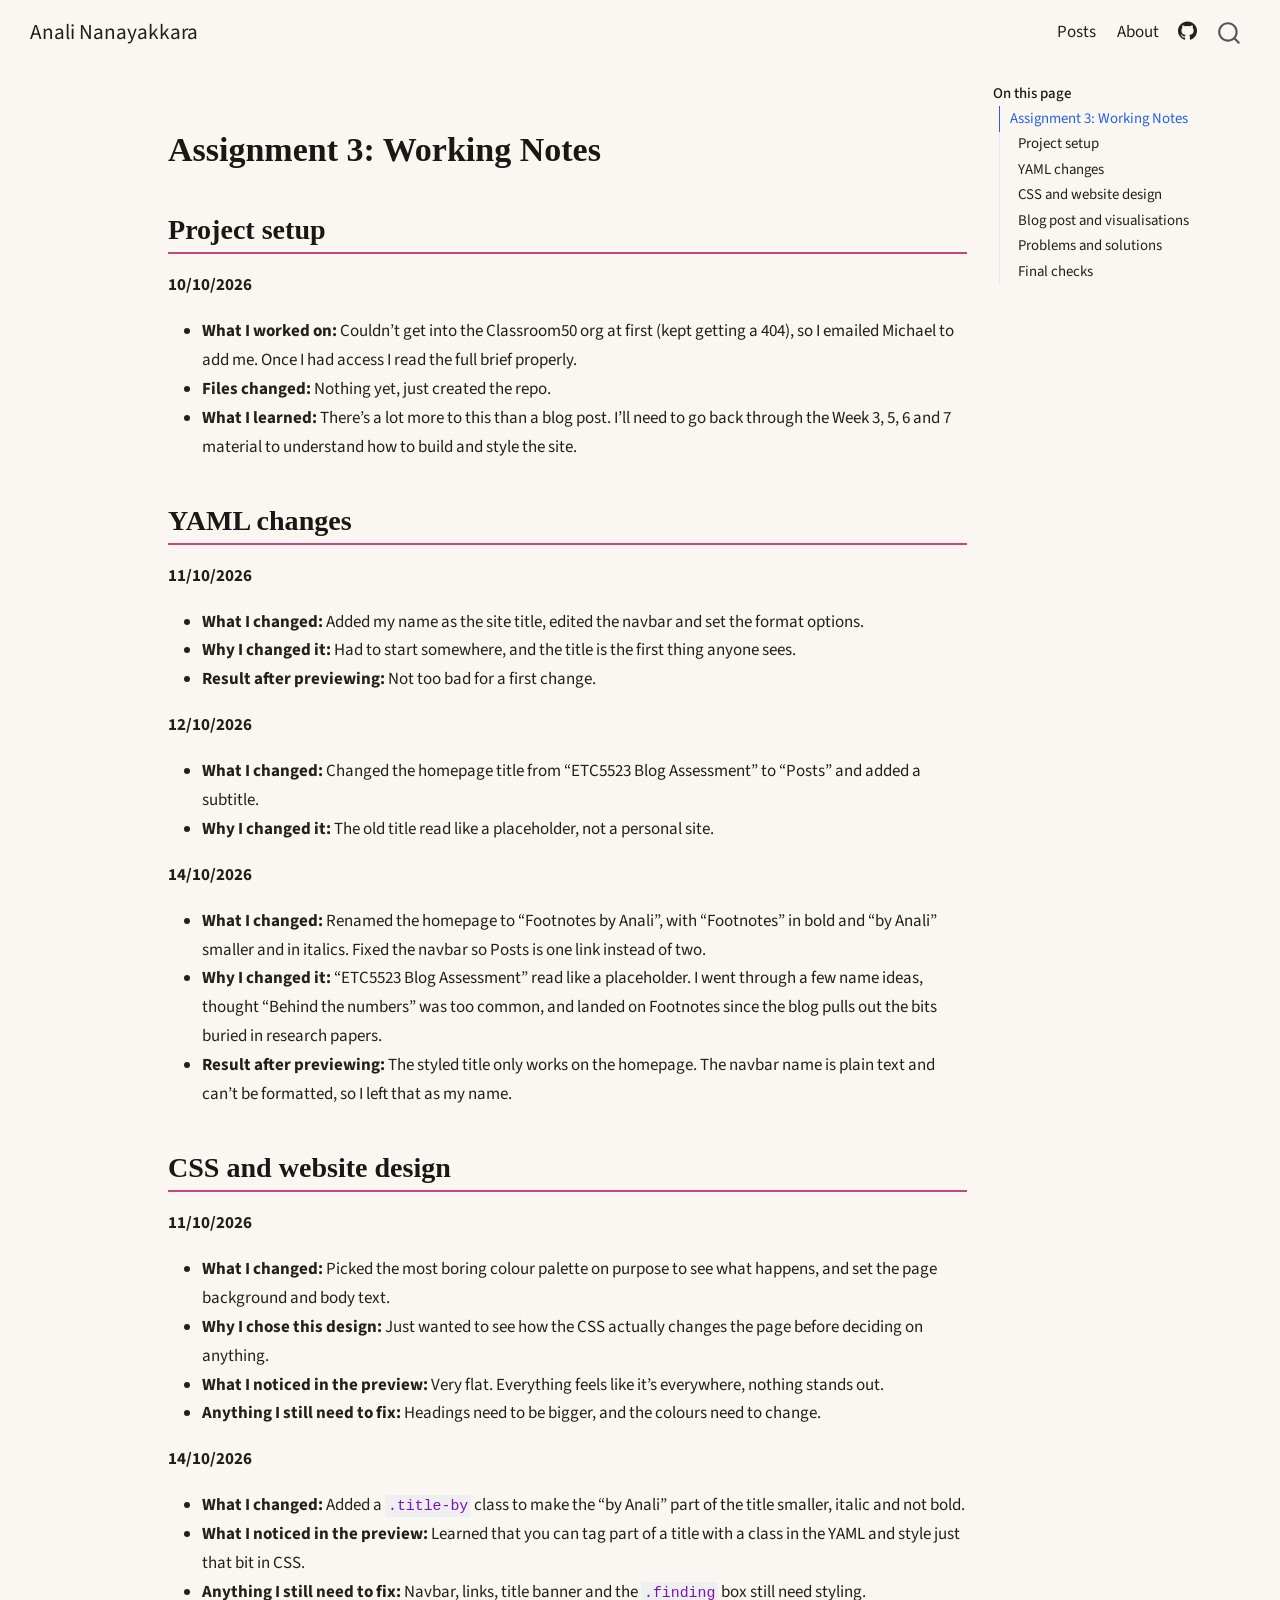
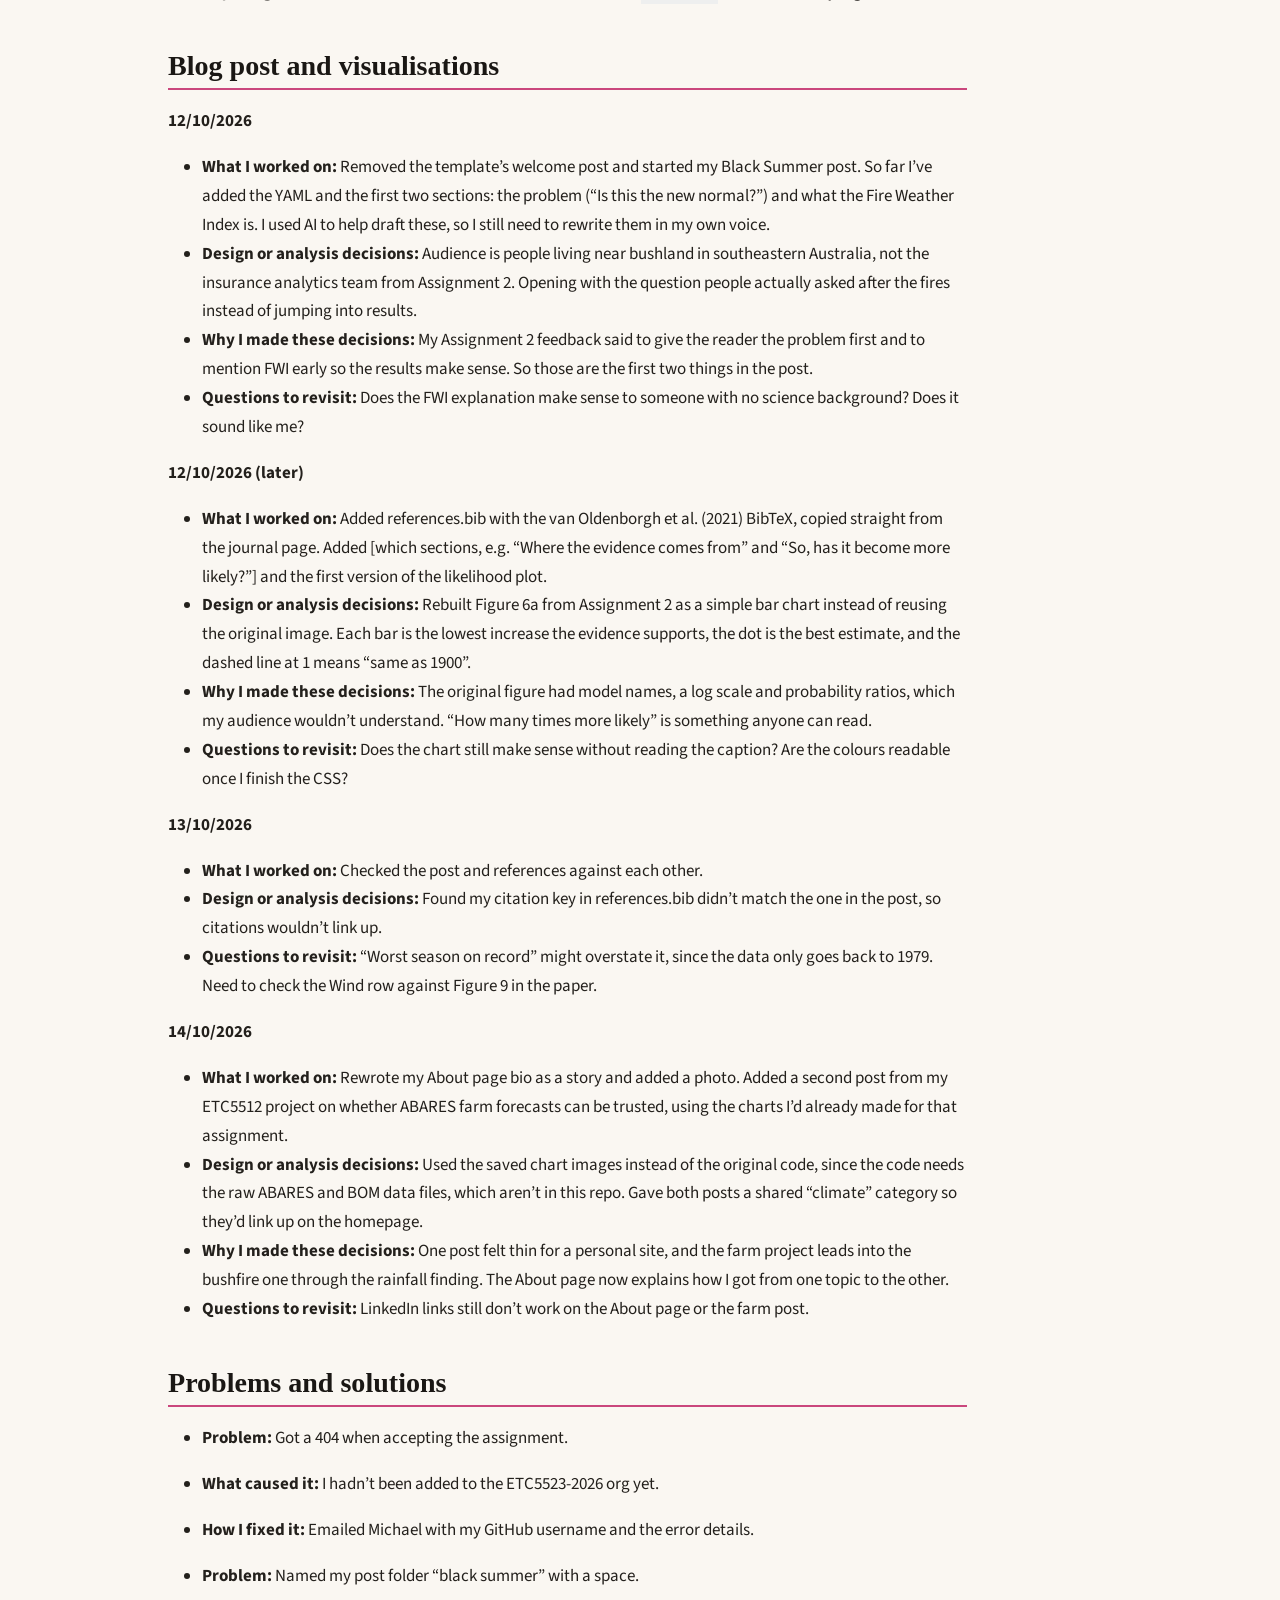
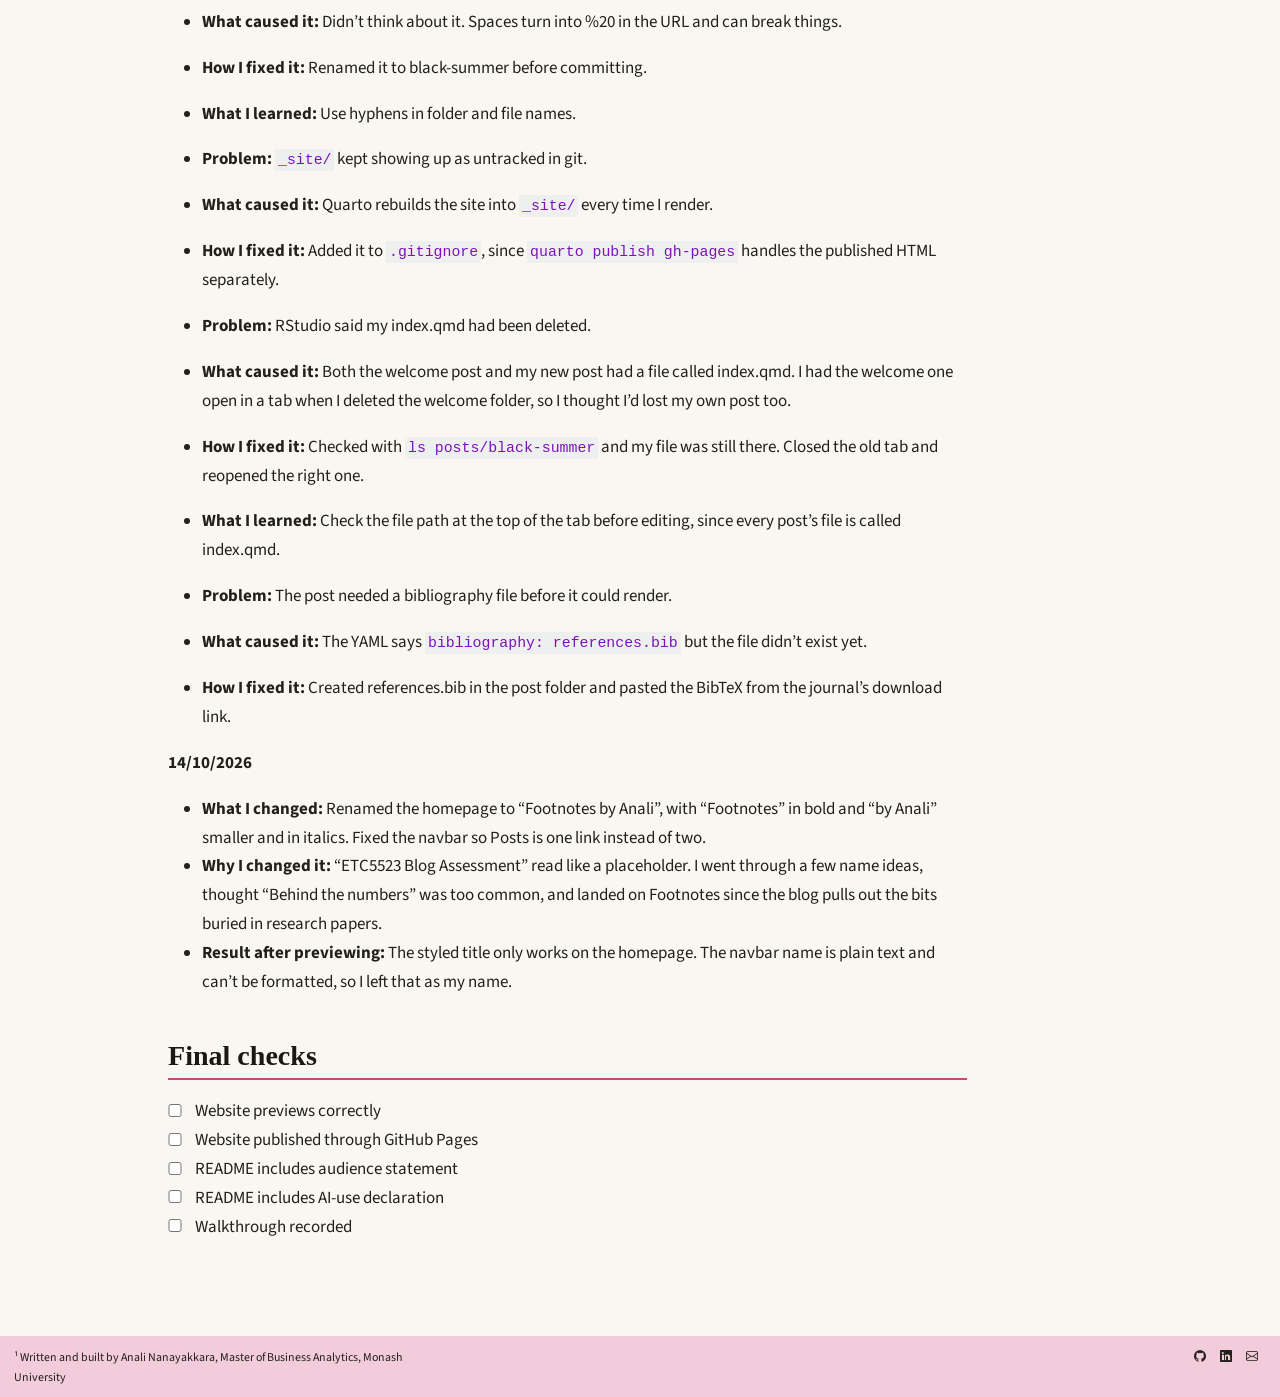
<file: notes.html>
<!DOCTYPE html>
<html xmlns="http://www.w3.org/1999/xhtml" lang="en" xml:lang="en"><head>

<meta charset="utf-8">
<meta name="generator" content="quarto-1.10.18">

<meta name="viewport" content="width=device-width, initial-scale=1.0, user-scalable=yes">


<title>notes – Anali Nanayakkara</title>
<style>
/* Default styles provided by pandoc.
** See https://pandoc.org/MANUAL.html#variables-for-html for config info.
*/
span.smallcaps{font-variant: small-caps;}
div.columns{display: flex; gap: 1.5em;}
div.column{flex: auto;}
@media screen {
div.columns{gap: min(4vw, 1.5em);}
div.column{overflow-x: auto;}
}
div.hanging-indent{margin-left: 1.5em; text-indent: -1.5em;}
ul.task-list{list-style: none;}
ul.task-list li input[type="checkbox"] {
  width: 0.8em;
  margin: 0 0.8em 0.2em -1em; /* quarto-specific, see https://github.com/quarto-dev/quarto-cli/issues/4556 */ 
  vertical-align: middle;
}
</style>


<script src="site_libs/quarto-nav/quarto-nav.js"></script>
<script src="site_libs/quarto-nav/headroom.min.js"></script>
<script src="site_libs/clipboard/clipboard.min.js"></script>
<script src="site_libs/quarto-search/autocomplete.umd.js"></script>
<script src="site_libs/quarto-search/fuse.min.js"></script>
<script src="site_libs/quarto-search/quarto-search.js"></script>
<meta name="quarto:offset" content="./">
<script src="site_libs/quarto-html/quarto.js" type="module"></script>
<script src="site_libs/quarto-html/tabsets/tabsets.js" type="module"></script>
<script src="site_libs/quarto-html/popper.min.js"></script>
<script src="site_libs/quarto-html/tippy.umd.min.js"></script>
<script src="site_libs/quarto-html/anchor.min.js"></script>
<link href="site_libs/quarto-html/tippy.css" rel="stylesheet">
<link href="site_libs/quarto-html/quarto-syntax-highlighting-64a204ab8560d761af7679ceaba22944.css" rel="stylesheet" id="quarto-text-highlighting-styles">
<script src="site_libs/bootstrap/bootstrap.min.js"></script>
<link href="site_libs/bootstrap/bootstrap-icons.css" rel="stylesheet">
<link href="site_libs/bootstrap/bootstrap-445b8638c3d06994fee0907d791121c4.min.css" rel="stylesheet" append-hash="true" id="quarto-bootstrap" data-mode="light">
<script id="quarto-search-options" type="application/json">{
  "location": "navbar",
  "copy-button": false,
  "collapse-after": 3,
  "panel-placement": "end",
  "type": "overlay",
  "limit": 50,
  "keyboard-shortcut": [
    "f",
    "/",
    "s"
  ],
  "show-item-context": false,
  "language": {
    "search-no-results-text": "No results",
    "search-matching-documents-text": "matching documents",
    "search-copy-link-title": "Copy link to search",
    "search-hide-matches-text": "Hide additional matches",
    "search-more-match-text": "more match in this document",
    "search-more-matches-text": "more matches in this document",
    "search-clear-button-title": "Clear",
    "search-text-placeholder": "",
    "search-detached-cancel-button-title": "Cancel",
    "search-submit-button-title": "Submit",
    "search-label": "Search"
  }
}</script>


<link rel="stylesheet" href="styles.css">
</head>

<body class="nav-fixed quarto-light">

<div id="quarto-search-results"></div>
  <header id="quarto-header" class="headroom fixed-top">
    <nav class="navbar navbar-expand-lg " data-bs-theme="dark">
      <div class="navbar-container container-fluid">
      <div class="navbar-brand-container mx-auto">
    <a class="navbar-brand" href="./index.html">
    <span class="navbar-title">Anali Nanayakkara</span>
    </a>
  </div>
            <div id="quarto-search" class="" title="Search"></div>
          <button class="navbar-toggler" type="button" data-bs-toggle="collapse" data-bs-target="#navbarCollapse" aria-controls="navbarCollapse" role="menu" aria-expanded="false" aria-label="Toggle navigation" onclick="if (window.quartoToggleHeadroom) { window.quartoToggleHeadroom(); }">
  <span class="navbar-toggler-icon"></span>
</button>
          <div class="collapse navbar-collapse" id="navbarCollapse">
            <ul class="navbar-nav navbar-nav-scroll ms-auto">
  <li class="nav-item">
    <a class="nav-link" href="./index.html"> 
<span class="menu-text">Posts</span></a>
  </li>  
  <li class="nav-item">
    <a class="nav-link" href="./about.html"> 
<span class="menu-text">About</span></a>
  </li>  
  <li class="nav-item compact">
    <a class="nav-link" href="https://github.com/anan0016-collab"> <i class="bi bi-github" role="img">
</i> 
<span class="menu-text"></span></a>
  </li>  
</ul>
          </div> <!-- /navcollapse -->
            <div class="quarto-navbar-tools">
</div>
      </div> <!-- /container-fluid -->
    </nav>
</header>
<!-- content -->
<div id="quarto-content" class="quarto-container page-columns page-rows-contents page-layout-article page-navbar">
<!-- sidebar -->
<!-- margin-sidebar -->
    <div id="quarto-margin-sidebar" class="sidebar margin-sidebar">
        <nav id="TOC" role="doc-toc" class="toc-active">
    <h2 id="toc-title">On this page</h2>
   
  <ul>
  <li><a href="#assignment-3-working-notes" id="toc-assignment-3-working-notes" class="nav-link active" data-scroll-target="#assignment-3-working-notes">Assignment 3: Working Notes</a>
  <ul class="collapse">
  <li><a href="#project-setup" id="toc-project-setup" class="nav-link" data-scroll-target="#project-setup">Project setup</a></li>
  <li><a href="#yaml-changes" id="toc-yaml-changes" class="nav-link" data-scroll-target="#yaml-changes">YAML changes</a></li>
  <li><a href="#css-and-website-design" id="toc-css-and-website-design" class="nav-link" data-scroll-target="#css-and-website-design">CSS and website design</a></li>
  <li><a href="#blog-post-and-visualisations" id="toc-blog-post-and-visualisations" class="nav-link" data-scroll-target="#blog-post-and-visualisations">Blog post and visualisations</a></li>
  <li><a href="#problems-and-solutions" id="toc-problems-and-solutions" class="nav-link" data-scroll-target="#problems-and-solutions">Problems and solutions</a></li>
  <li><a href="#final-checks" id="toc-final-checks" class="nav-link" data-scroll-target="#final-checks">Final checks</a></li>
  </ul></li>
  </ul>
</nav>
    </div>
<!-- main -->
<main class="content" id="quarto-document-content"><header id="title-block-header" class="quarto-title-block"></header>




<section id="assignment-3-working-notes" class="level1">
<h1>Assignment 3: Working Notes</h1>
<section id="project-setup" class="level2">
<h2 class="anchored" data-anchor-id="project-setup">Project setup</h2>
<p><strong>10/10/2026</strong></p>
<ul>
<li><strong>What I worked on:</strong> Couldn’t get into the Classroom50 org at first (kept getting a 404), so I emailed Michael to add me. Once I had access I read the full brief properly.</li>
<li><strong>Files changed:</strong> Nothing yet, just created the repo.</li>
<li><strong>What I learned:</strong> There’s a lot more to this than a blog post. I’ll need to go back through the Week 3, 5, 6 and 7 material to understand how to build and style the site.</li>
</ul>
</section>
<section id="yaml-changes" class="level2">
<h2 class="anchored" data-anchor-id="yaml-changes">YAML changes</h2>
<p><strong>11/10/2026</strong></p>
<ul>
<li><strong>What I changed:</strong> Added my name as the site title, edited the navbar and set the format options.</li>
<li><strong>Why I changed it:</strong> Had to start somewhere, and the title is the first thing anyone sees.</li>
<li><strong>Result after previewing:</strong> Not too bad for a first change.</li>
</ul>
<p><strong>12/10/2026</strong></p>
<ul>
<li><strong>What I changed:</strong> Changed the homepage title from “ETC5523 Blog Assessment” to “Posts” and added a subtitle.</li>
<li><strong>Why I changed it:</strong> The old title read like a placeholder, not a personal site.</li>
</ul>
<p><strong>14/10/2026</strong></p>
<ul>
<li><strong>What I changed:</strong> Renamed the homepage to “Footnotes by Anali”, with “Footnotes” in bold and “by Anali” smaller and in italics. Fixed the navbar so Posts is one link instead of two.</li>
<li><strong>Why I changed it:</strong> “ETC5523 Blog Assessment” read like a placeholder. I went through a few name ideas, thought “Behind the numbers” was too common, and landed on Footnotes since the blog pulls out the bits buried in research papers.</li>
<li><strong>Result after previewing:</strong> The styled title only works on the homepage. The navbar name is plain text and can’t be formatted, so I left that as my name.</li>
</ul>
</section>
<section id="css-and-website-design" class="level2">
<h2 class="anchored" data-anchor-id="css-and-website-design">CSS and website design</h2>
<p><strong>11/10/2026</strong></p>
<ul>
<li><strong>What I changed:</strong> Picked the most boring colour palette on purpose to see what happens, and set the page background and body text.</li>
<li><strong>Why I chose this design:</strong> Just wanted to see how the CSS actually changes the page before deciding on anything.</li>
<li><strong>What I noticed in the preview:</strong> Very flat. Everything feels like it’s everywhere, nothing stands out.</li>
<li><strong>Anything I still need to fix:</strong> Headings need to be bigger, and the colours need to change.</li>
</ul>
<p><strong>14/10/2026</strong></p>
<ul>
<li><strong>What I changed:</strong> Added a <code>.title-by</code> class to make the “by Anali” part of the title smaller, italic and not bold.</li>
<li><strong>What I noticed in the preview:</strong> Learned that you can tag part of a title with a class in the YAML and style just that bit in CSS.</li>
<li><strong>Anything I still need to fix:</strong> Navbar, links, title banner and the <code>.finding</code> box still need styling.</li>
</ul>
</section>
<section id="blog-post-and-visualisations" class="level2">
<h2 class="anchored" data-anchor-id="blog-post-and-visualisations">Blog post and visualisations</h2>
<p><strong>12/10/2026</strong></p>
<ul>
<li><strong>What I worked on:</strong> Removed the template’s welcome post and started my Black Summer post. So far I’ve added the YAML and the first two sections: the problem (“Is this the new normal?”) and what the Fire Weather Index is. I used AI to help draft these, so I still need to rewrite them in my own voice.</li>
<li><strong>Design or analysis decisions:</strong> Audience is people living near bushland in southeastern Australia, not the insurance analytics team from Assignment 2. Opening with the question people actually asked after the fires instead of jumping into results.</li>
<li><strong>Why I made these decisions:</strong> My Assignment 2 feedback said to give the reader the problem first and to mention FWI early so the results make sense. So those are the first two things in the post.</li>
<li><strong>Questions to revisit:</strong> Does the FWI explanation make sense to someone with no science background? Does it sound like me?</li>
</ul>
<p><strong>12/10/2026 (later)</strong></p>
<ul>
<li><strong>What I worked on:</strong> Added references.bib with the van Oldenborgh et al.&nbsp;(2021) BibTeX, copied straight from the journal page. Added [which sections, e.g.&nbsp;“Where the evidence comes from” and “So, has it become more likely?”] and the first version of the likelihood plot.</li>
<li><strong>Design or analysis decisions:</strong> Rebuilt Figure 6a from Assignment 2 as a simple bar chart instead of reusing the original image. Each bar is the lowest increase the evidence supports, the dot is the best estimate, and the dashed line at 1 means “same as 1900”.</li>
<li><strong>Why I made these decisions:</strong> The original figure had model names, a log scale and probability ratios, which my audience wouldn’t understand. “How many times more likely” is something anyone can read.</li>
<li><strong>Questions to revisit:</strong> Does the chart still make sense without reading the caption? Are the colours readable once I finish the CSS?</li>
</ul>
<p><strong>13/10/2026</strong></p>
<ul>
<li><strong>What I worked on:</strong> Checked the post and references against each other.</li>
<li><strong>Design or analysis decisions:</strong> Found my citation key in references.bib didn’t match the one in the post, so citations wouldn’t link up.</li>
<li><strong>Questions to revisit:</strong> “Worst season on record” might overstate it, since the data only goes back to 1979. Need to check the Wind row against Figure 9 in the paper.</li>
</ul>
<p><strong>14/10/2026</strong></p>
<ul>
<li><strong>What I worked on:</strong> Rewrote my About page bio as a story and added a photo. Added a second post from my ETC5512 project on whether ABARES farm forecasts can be trusted, using the charts I’d already made for that assignment.</li>
<li><strong>Design or analysis decisions:</strong> Used the saved chart images instead of the original code, since the code needs the raw ABARES and BOM data files, which aren’t in this repo. Gave both posts a shared “climate” category so they’d link up on the homepage.</li>
<li><strong>Why I made these decisions:</strong> One post felt thin for a personal site, and the farm project leads into the bushfire one through the rainfall finding. The About page now explains how I got from one topic to the other.</li>
<li><strong>Questions to revisit:</strong> LinkedIn links still don’t work on the About page or the farm post.</li>
</ul>
</section>
<section id="problems-and-solutions" class="level2">
<h2 class="anchored" data-anchor-id="problems-and-solutions">Problems and solutions</h2>
<ul>
<li><p><strong>Problem:</strong> Got a 404 when accepting the assignment.</p></li>
<li><p><strong>What caused it:</strong> I hadn’t been added to the ETC5523-2026 org yet.</p></li>
<li><p><strong>How I fixed it:</strong> Emailed Michael with my GitHub username and the error details.</p></li>
<li><p><strong>Problem:</strong> Named my post folder “black summer” with a space.</p></li>
<li><p><strong>What caused it:</strong> Didn’t think about it. Spaces turn into %20 in the URL and can break things.</p></li>
<li><p><strong>How I fixed it:</strong> Renamed it to black-summer before committing.</p></li>
<li><p><strong>What I learned:</strong> Use hyphens in folder and file names.</p></li>
<li><p><strong>Problem:</strong> <code>_site/</code> kept showing up as untracked in git.</p></li>
<li><p><strong>What caused it:</strong> Quarto rebuilds the site into <code>_site/</code> every time I render.</p></li>
<li><p><strong>How I fixed it:</strong> Added it to <code>.gitignore</code>, since <code>quarto publish gh-pages</code> handles the published HTML separately.</p></li>
<li><p><strong>Problem:</strong> RStudio said my index.qmd had been deleted.</p></li>
<li><p><strong>What caused it:</strong> Both the welcome post and my new post had a file called index.qmd. I had the welcome one open in a tab when I deleted the welcome folder, so I thought I’d lost my own post too.</p></li>
<li><p><strong>How I fixed it:</strong> Checked with <code>ls posts/black-summer</code> and my file was still there. Closed the old tab and reopened the right one.</p></li>
<li><p><strong>What I learned:</strong> Check the file path at the top of the tab before editing, since every post’s file is called index.qmd.</p></li>
<li><p><strong>Problem:</strong> The post needed a bibliography file before it could render.</p></li>
<li><p><strong>What caused it:</strong> The YAML says <code>bibliography: references.bib</code> but the file didn’t exist yet.</p></li>
<li><p><strong>How I fixed it:</strong> Created references.bib in the post folder and pasted the BibTeX from the journal’s download link.</p></li>
</ul>
<p><strong>14/10/2026</strong></p>
<ul>
<li><strong>What I changed:</strong> Renamed the homepage to “Footnotes by Anali”, with “Footnotes” in bold and “by Anali” smaller and in italics. Fixed the navbar so Posts is one link instead of two.</li>
<li><strong>Why I changed it:</strong> “ETC5523 Blog Assessment” read like a placeholder. I went through a few name ideas, thought “Behind the numbers” was too common, and landed on Footnotes since the blog pulls out the bits buried in research papers.</li>
<li><strong>Result after previewing:</strong> The styled title only works on the homepage. The navbar name is plain text and can’t be formatted, so I left that as my name.</li>
</ul>
</section>
<section id="final-checks" class="level2">
<h2 class="anchored" data-anchor-id="final-checks">Final checks</h2>
<ul class="task-list">
<li><label><input type="checkbox">Website previews correctly</label></li>
<li><label><input type="checkbox">Website published through GitHub Pages</label></li>
<li><label><input type="checkbox">README includes audience statement</label></li>
<li><label><input type="checkbox">README includes AI-use declaration</label></li>
<li><label><input type="checkbox">Walkthrough recorded</label></li>
</ul>


</section>
</section>

</main> <!-- /main -->
<script id="quarto-html-after-body" type="application/javascript">
  window.document.addEventListener("DOMContentLoaded", function (event) {
    const icon = "";
    const anchorJS = new window.AnchorJS();
    anchorJS.options = {
      placement: 'right',
      icon: icon
    };
    anchorJS.add('.anchored');
    const isCodeAnnotation = (el) => {
      for (const clz of el.classList) {
        if (clz.startsWith('code-annotation-')) {                     
          return true;
        }
      }
      return false;
    }
    const onCopySuccess = function(e) {
      // button target
      const button = e.trigger;
      // don't keep focus
      button.blur();
      // flash "checked"
      button.classList.add('code-copy-button-checked');
      var currentTitle = button.getAttribute("title");
      button.setAttribute("title", "Copied!");
      let tooltip;
      if (window.bootstrap) {
        button.setAttribute("data-bs-toggle", "tooltip");
        button.setAttribute("data-bs-placement", "left");
        button.setAttribute("data-bs-title", "Copied!");
        tooltip = new bootstrap.Tooltip(button, 
          { trigger: "manual", 
            customClass: "code-copy-button-tooltip",
            offset: [0, -8]});
        tooltip.show();    
      }
      setTimeout(function() {
        if (tooltip) {
          tooltip.hide();
          button.removeAttribute("data-bs-title");
          button.removeAttribute("data-bs-toggle");
          button.removeAttribute("data-bs-placement");
        }
        button.setAttribute("title", currentTitle);
        button.classList.remove('code-copy-button-checked');
      }, 1000);
      // clear code selection
      e.clearSelection();
    }
    const getTextToCopy = function(trigger) {
      const outerScaffold = trigger.parentElement.cloneNode(true);
      const codeEl = outerScaffold.querySelector('code');
      for (const childEl of codeEl.children) {
        if (isCodeAnnotation(childEl)) {
          childEl.remove();
        }
      }
      return codeEl.innerText;
    }
    const clipboard = new window.ClipboardJS('.code-copy-button:not([data-in-quarto-modal])', {
      text: getTextToCopy
    });
    clipboard.on('success', onCopySuccess);
    if (window.document.getElementById('quarto-embedded-source-code-modal')) {
      const clipboardModal = new window.ClipboardJS('.code-copy-button[data-in-quarto-modal]', {
        text: getTextToCopy,
        container: window.document.getElementById('quarto-embedded-source-code-modal')
      });
      clipboardModal.on('success', onCopySuccess);
    }
      var localhostRegex = new RegExp(/^(?:http|https):\/\/localhost\:?[0-9]*\//);
      var mailtoRegex = new RegExp(/^mailto:/);
        var filterRegex = new RegExp("https:\/\/ETC5523-2026\.github\.io\/etc5523-assignment-3-anan0016-collab\/");
      var isInternal = (href) => {
          return filterRegex.test(href) || localhostRegex.test(href) || mailtoRegex.test(href);
      }
      // Inspect non-navigation links and adorn them if external
     var links = window.document.querySelectorAll('a[href]:not(.nav-link):not(.navbar-brand):not(.toc-action):not(.sidebar-link):not(.sidebar-item-toggle):not(.pagination-link):not(.no-external):not([aria-hidden]):not(.dropdown-item):not(.quarto-navigation-tool):not(.about-link)');
      for (var i=0; i<links.length; i++) {
        const link = links[i];
        if (!isInternal(link.href)) {
          // undo the damage that might have been done by quarto-nav.js in the case of
          // links that we want to consider external
          if (link.dataset.originalHref !== undefined) {
            link.href = link.dataset.originalHref;
          }
        }
      }
    function tippyHover(el, contentFn, onTriggerFn, onUntriggerFn) {
      const config = {
        allowHTML: true,
        maxWidth: 500,
        delay: 100,
        arrow: false,
        appendTo: function(el) {
            return el.parentElement;
        },
        interactive: true,
        interactiveBorder: 10,
        theme: 'quarto',
        placement: 'bottom-start',
      };
      if (contentFn) {
        config.content = contentFn;
      }
      if (onTriggerFn) {
        config.onTrigger = onTriggerFn;
      }
      if (onUntriggerFn) {
        config.onUntrigger = onUntriggerFn;
      }
      window.tippy(el, config); 
    }
    const noterefs = window.document.querySelectorAll('a[role="doc-noteref"]');
    for (var i=0; i<noterefs.length; i++) {
      const ref = noterefs[i];
      tippyHover(ref, function() {
        // use id or data attribute instead here
        let href = ref.getAttribute('data-footnote-href') || ref.getAttribute('href');
        try { href = new URL(href).hash; } catch {}
        const id = href.replace(/^#\/?/, "");
        const note = window.document.getElementById(id);
        if (note) {
          return note.innerHTML;
        } else {
          return "";
        }
      });
    }
    const xrefs = window.document.querySelectorAll('a.quarto-xref');
    const processXRef = (id, note) => {
      // Strip column container classes
      const stripColumnClz = (el) => {
        el.classList.remove("page-full", "page-columns");
        if (el.children) {
          for (const child of el.children) {
            stripColumnClz(child);
          }
        }
      }
      stripColumnClz(note)
      if (id === null || id.startsWith('sec-')) {
        // Special case sections, only their first couple elements
        const container = document.createElement("div");
        if (note.children && note.children.length > 2) {
          container.appendChild(note.children[0].cloneNode(true));
          for (let i = 1; i < note.children.length; i++) {
            const child = note.children[i];
            if (child.tagName === "P" && child.innerText === "") {
              continue;
            } else {
              container.appendChild(child.cloneNode(true));
              break;
            }
          }
          if (window.Quarto?.typesetMath) {
            window.Quarto.typesetMath(container);
          }
          return container.innerHTML
        } else {
          if (window.Quarto?.typesetMath) {
            window.Quarto.typesetMath(note);
          }
          return note.innerHTML;
        }
      } else {
        // Remove any anchor links if they are present
        const anchorLink = note.querySelector('a.anchorjs-link');
        if (anchorLink) {
          anchorLink.remove();
        }
        if (window.Quarto?.typesetMath) {
          window.Quarto.typesetMath(note);
        }
        if (note.classList.contains("callout")) {
          return note.outerHTML;
        } else {
          return note.innerHTML;
        }
      }
    }
    for (var i=0; i<xrefs.length; i++) {
      const xref = xrefs[i];
      tippyHover(xref, undefined, function(instance) {
        instance.disable();
        let url = xref.getAttribute('href');
        let hash = undefined; 
        if (url.startsWith('#')) {
          hash = url;
        } else {
          try { hash = new URL(url).hash; } catch {}
        }
        if (hash) {
          const id = hash.replace(/^#\/?/, "");
          const note = window.document.getElementById(id);
          if (note !== null) {
            try {
              const html = processXRef(id, note.cloneNode(true));
              instance.setContent(html);
            } finally {
              instance.enable();
              instance.show();
            }
          } else {
            // See if we can fetch this
            fetch(url.split('#')[0])
            .then(res => res.text())
            .then(html => {
              const parser = new DOMParser();
              const htmlDoc = parser.parseFromString(html, "text/html");
              const note = htmlDoc.getElementById(id);
              if (note !== null) {
                const html = processXRef(id, note);
                instance.setContent(html);
              } 
            }).finally(() => {
              instance.enable();
              instance.show();
            });
          }
        } else {
          // See if we can fetch a full url (with no hash to target)
          // This is a special case and we should probably do some content thinning / targeting
          fetch(url)
          .then(res => res.text())
          .then(html => {
            const parser = new DOMParser();
            const htmlDoc = parser.parseFromString(html, "text/html");
            const note = htmlDoc.querySelector('main.content');
            if (note !== null) {
              // This should only happen for chapter cross references
              // (since there is no id in the URL)
              // remove the first header
              if (note.children.length > 0 && note.children[0].tagName === "HEADER") {
                note.children[0].remove();
              }
              const html = processXRef(null, note);
              instance.setContent(html);
            } 
          }).finally(() => {
            instance.enable();
            instance.show();
          });
        }
      }, function(instance) {
      });
    }
        let selectedAnnoteEl;
        const selectorForAnnotation = ( cell, annotation) => {
          let cellAttr = 'data-code-cell="' + cell + '"';
          let lineAttr = 'data-code-annotation="' +  annotation + '"';
          const selector = 'span[' + cellAttr + '][' + lineAttr + ']';
          return selector;
        }
        const selectCodeLines = (annoteEl) => {
          const doc = window.document;
          const targetCell = annoteEl.getAttribute("data-target-cell");
          const targetAnnotation = annoteEl.getAttribute("data-target-annotation");
          const annoteSpan = window.document.querySelector(selectorForAnnotation(targetCell, targetAnnotation));
          const lines = annoteSpan.getAttribute("data-code-lines").split(",");
          const lineIds = lines.map((line) => {
            return targetCell + "-" + line;
          })
          let top = null;
          let height = null;
          let parent = null;
          if (lineIds.length > 0) {
              //compute the position of the single el (top and bottom and make a div)
              const el = window.document.getElementById(lineIds[0]);
              top = el.offsetTop;
              height = el.offsetHeight;
              parent = el.parentElement.parentElement;
            if (lineIds.length > 1) {
              const lastEl = window.document.getElementById(lineIds[lineIds.length - 1]);
              const bottom = lastEl.offsetTop + lastEl.offsetHeight;
              height = bottom - top;
            }
            if (top !== null && height !== null && parent !== null) {
              // cook up a div (if necessary) and position it 
              let div = window.document.getElementById("code-annotation-line-highlight");
              if (div === null) {
                div = window.document.createElement("div");
                div.setAttribute("id", "code-annotation-line-highlight");
                div.style.position = 'absolute';
                parent.appendChild(div);
              }
              div.style.top = top - 2 + "px";
              div.style.height = height + 4 + "px";
              div.style.left = 0;
              let gutterDiv = window.document.getElementById("code-annotation-line-highlight-gutter");
              if (gutterDiv === null) {
                gutterDiv = window.document.createElement("div");
                gutterDiv.setAttribute("id", "code-annotation-line-highlight-gutter");
                gutterDiv.style.position = 'absolute';
                const codeCell = window.document.getElementById(targetCell);
                const gutter = codeCell.querySelector('.code-annotation-gutter');
                gutter.appendChild(gutterDiv);
              }
              gutterDiv.style.top = top - 2 + "px";
              gutterDiv.style.height = height + 4 + "px";
            }
            selectedAnnoteEl = annoteEl;
          }
        };
        const unselectCodeLines = () => {
          const elementsIds = ["code-annotation-line-highlight", "code-annotation-line-highlight-gutter"];
          elementsIds.forEach((elId) => {
            const div = window.document.getElementById(elId);
            if (div) {
              div.remove();
            }
          });
          selectedAnnoteEl = undefined;
        };
          // Handle positioning of the toggle
      window.addEventListener(
        "resize",
        throttle(() => {
          elRect = undefined;
          if (selectedAnnoteEl) {
            selectCodeLines(selectedAnnoteEl);
          }
        }, 10)
      );
      function throttle(fn, ms) {
      let throttle = false;
      let timer;
        return (...args) => {
          if(!throttle) { // first call gets through
              fn.apply(this, args);
              throttle = true;
          } else { // all the others get throttled
              if(timer) clearTimeout(timer); // cancel #2
              timer = setTimeout(() => {
                fn.apply(this, args);
                timer = throttle = false;
              }, ms);
          }
        };
      }
        // Attach click handler to the DT
        const annoteDls = window.document.querySelectorAll('dt[data-target-cell]');
        for (const annoteDlNode of annoteDls) {
          annoteDlNode.addEventListener('click', (event) => {
            const clickedEl = event.target;
            if (clickedEl !== selectedAnnoteEl) {
              unselectCodeLines();
              const activeEl = window.document.querySelector('dt[data-target-cell].code-annotation-active');
              if (activeEl) {
                activeEl.classList.remove('code-annotation-active');
              }
              selectCodeLines(clickedEl);
              clickedEl.classList.add('code-annotation-active');
            } else {
              // Unselect the line
              unselectCodeLines();
              clickedEl.classList.remove('code-annotation-active');
            }
          });
        }
    const findCites = (el) => {
      const parentEl = el.parentElement;
      if (parentEl) {
        const cites = parentEl.dataset.cites;
        if (cites) {
          return {
            el,
            cites: cites.split(' ')
          };
        } else {
          return findCites(el.parentElement)
        }
      } else {
        return undefined;
      }
    };
    var bibliorefs = window.document.querySelectorAll('a[role="doc-biblioref"]');
    for (var i=0; i<bibliorefs.length; i++) {
      const ref = bibliorefs[i];
      const citeInfo = findCites(ref);
      if (citeInfo) {
        tippyHover(citeInfo.el, function() {
          var popup = window.document.createElement('div');
          citeInfo.cites.forEach(function(cite) {
            var citeDiv = window.document.createElement('div');
            citeDiv.classList.add('hanging-indent');
            citeDiv.classList.add('csl-entry');
            var biblioDiv = window.document.getElementById('ref-' + cite);
            if (biblioDiv) {
              citeDiv.innerHTML = biblioDiv.innerHTML;
            }
            popup.appendChild(citeDiv);
          });
          return popup.innerHTML;
        });
      }
    }
  });
  </script>
</div> <!-- /content -->
<footer class="footer">
  <div class="nav-footer">
    <div class="nav-footer-left">
<p>¹ Written and built by Anali Nanayakkara, Master of Business Analytics, Monash University</p>
</div>   
    <div class="nav-footer-center">
      &nbsp;
    </div>
    <div class="nav-footer-right">
      <ul class="footer-items list-unstyled">
    <li class="nav-item compact">
    <a class="nav-link" href="https://github.com/anan0016-collab">
      <i class="bi bi-github" role="img">
</i> 
    </a>
  </li>  
    <li class="nav-item compact">
    <a class="nav-link" href="https://www.linkedin.com/in/anali-thiyanga-100891287">
      <i class="bi bi-linkedin" role="img">
</i> 
    </a>
  </li>  
    <li class="nav-item compact">
    <a class="nav-link" href="mailto:anan0016@student.monash.edu">
      <i class="bi bi-envelope" role="img">
</i> 
    </a>
  </li>  
</ul>
    </div>
  </div>
</footer>




</body></html>
</file>
<file: site_libs/quarto-html/tippy.css>
.tippy-box[data-animation=fade][data-state=hidden]{opacity:0}[data-tippy-root]{max-width:calc(100vw - 10px)}.tippy-box{position:relative;background-color:#333;color:#fff;border-radius:4px;font-size:14px;line-height:1.4;white-space:normal;outline:0;transition-property:transform,visibility,opacity}.tippy-box[data-placement^=top]>.tippy-arrow{bottom:0}.tippy-box[data-placement^=top]>.tippy-arrow:before{bottom:-7px;left:0;border-width:8px 8px 0;border-top-color:initial;transform-origin:center top}.tippy-box[data-placement^=bottom]>.tippy-arrow{top:0}.tippy-box[data-placement^=bottom]>.tippy-arrow:before{top:-7px;left:0;border-width:0 8px 8px;border-bottom-color:initial;transform-origin:center bottom}.tippy-box[data-placement^=left]>.tippy-arrow{right:0}.tippy-box[data-placement^=left]>.tippy-arrow:before{border-width:8px 0 8px 8px;border-left-color:initial;right:-7px;transform-origin:center left}.tippy-box[data-placement^=right]>.tippy-arrow{left:0}.tippy-box[data-placement^=right]>.tippy-arrow:before{left:-7px;border-width:8px 8px 8px 0;border-right-color:initial;transform-origin:center right}.tippy-box[data-inertia][data-state=visible]{transition-timing-function:cubic-bezier(.54,1.5,.38,1.11)}.tippy-arrow{width:16px;height:16px;color:#333}.tippy-arrow:before{content:"";position:absolute;border-color:transparent;border-style:solid}.tippy-content{position:relative;padding:5px 9px;z-index:1}
</file>
<file: site_libs/quarto-html/quarto-syntax-highlighting-64a204ab8560d761af7679ceaba22944.css>
/* quarto syntax highlight colors */
:root {
  --quarto-hl-ot-color: #003B4F;
  --quarto-hl-at-color: #657422;
  --quarto-hl-ss-color: #20794D;
  --quarto-hl-an-color: #5E5E5E;
  --quarto-hl-fu-color: #4758AB;
  --quarto-hl-st-color: #20794D;
  --quarto-hl-cf-color: #003B4F;
  --quarto-hl-op-color: #5E5E5E;
  --quarto-hl-er-color: #AD0000;
  --quarto-hl-bn-color: #AD0000;
  --quarto-hl-al-color: #AD0000;
  --quarto-hl-va-color: #111111;
  --quarto-hl-bu-color: inherit;
  --quarto-hl-ex-color: inherit;
  --quarto-hl-pp-color: #AD0000;
  --quarto-hl-in-color: #5E5E5E;
  --quarto-hl-vs-color: #20794D;
  --quarto-hl-wa-color: #5E5E5E;
  --quarto-hl-do-color: #5E5E5E;
  --quarto-hl-im-color: #00769E;
  --quarto-hl-ch-color: #20794D;
  --quarto-hl-dt-color: #AD0000;
  --quarto-hl-fl-color: #AD0000;
  --quarto-hl-co-color: #5E5E5E;
  --quarto-hl-cv-color: #5E5E5E;
  --quarto-hl-cn-color: #8f5902;
  --quarto-hl-sc-color: #5E5E5E;
  --quarto-hl-dv-color: #AD0000;
  --quarto-hl-kw-color: #003B4F;
}

/* other quarto variables */
:root {
  --quarto-font-monospace: SFMono-Regular, Menlo, Monaco, Consolas, "Liberation Mono", "Courier New", monospace;
}

/* syntax highlight based on Pandoc's rules */
pre > code.sourceCode > span {
  color: #003B4F;
}

code.sourceCode > span {
  color: #003B4F;
}

div.sourceCode,
div.sourceCode pre.sourceCode {
  color: #003B4F;
}

/* Normal */
code span {
  color: #003B4F;
}

/* Alert */
code span.al {
  color: #AD0000;
  font-style: inherit;
}

/* Annotation */
code span.an {
  color: #5E5E5E;
  font-style: inherit;
}

/* Attribute */
code span.at {
  color: #657422;
  font-style: inherit;
}

/* BaseN */
code span.bn {
  color: #AD0000;
  font-style: inherit;
}

/* BuiltIn */
code span.bu {
  font-style: inherit;
}

/* ControlFlow */
code span.cf {
  color: #003B4F;
  font-weight: bold;
  font-style: inherit;
}

/* Char */
code span.ch {
  color: #20794D;
  font-style: inherit;
}

/* Constant */
code span.cn {
  color: #8f5902;
  font-style: inherit;
}

/* Comment */
code span.co {
  color: #5E5E5E;
  font-style: inherit;
}

/* CommentVar */
code span.cv {
  color: #5E5E5E;
  font-style: italic;
}

/* Documentation */
code span.do {
  color: #5E5E5E;
  font-style: italic;
}

/* DataType */
code span.dt {
  color: #AD0000;
  font-style: inherit;
}

/* DecVal */
code span.dv {
  color: #AD0000;
  font-style: inherit;
}

/* Error */
code span.er {
  color: #AD0000;
  font-style: inherit;
}

/* Extension */
code span.ex {
  font-style: inherit;
}

/* Float */
code span.fl {
  color: #AD0000;
  font-style: inherit;
}

/* Function */
code span.fu {
  color: #4758AB;
  font-style: inherit;
}

/* Import */
code span.im {
  color: #00769E;
  font-style: inherit;
}

/* Information */
code span.in {
  color: #5E5E5E;
  font-style: inherit;
}

/* Keyword */
code span.kw {
  color: #003B4F;
  font-weight: bold;
  font-style: inherit;
}

/* Operator */
code span.op {
  color: #5E5E5E;
  font-style: inherit;
}

/* Other */
code span.ot {
  color: #003B4F;
  font-style: inherit;
}

/* Preprocessor */
code span.pp {
  color: #AD0000;
  font-style: inherit;
}

/* SpecialChar */
code span.sc {
  color: #5E5E5E;
  font-style: inherit;
}

/* SpecialString */
code span.ss {
  color: #20794D;
  font-style: inherit;
}

/* String */
code span.st {
  color: #20794D;
  font-style: inherit;
}

/* Variable */
code span.va {
  color: #111111;
  font-style: inherit;
}

/* VerbatimString */
code span.vs {
  color: #20794D;
  font-style: inherit;
}

/* Warning */
code span.wa {
  color: #5E5E5E;
  font-style: italic;
}

.prevent-inlining {
  content: "</";
}

/*# sourceMappingURL=9d8d5bb603a83b8298b89080a598c93b.css.map */
</file>
<file: site_libs/lightable-0.0.1/lightable.css>
/*!
 * lightable v0.0.1
 * Copyright 2020 Hao Zhu
 * Licensed under MIT (https://github.com/haozhu233/kableExtra/blob/master/LICENSE)
 */

.lightable-minimal {
  border-collapse: separate;
  border-spacing: 16px 1px;
  width: 100%;
  margin-bottom: 10px;
}

.lightable-minimal td {
  margin-left: 5px;
  margin-right: 5px;
}

.lightable-minimal th {
  margin-left: 5px;
  margin-right: 5px;
}

.lightable-minimal thead tr:last-child th {
  border-bottom: 2px solid #00000050;
  empty-cells: hide;

}

.lightable-minimal tbody tr:first-child td {
  padding-top: 0.5em;
}

.lightable-minimal.lightable-hover tbody tr:hover {
  background-color: #f5f5f5;
}

.lightable-minimal.lightable-striped tbody tr:nth-child(even) {
  background-color: #f5f5f5;
}

.lightable-classic {
  border-top: 0.16em solid #111111;
  border-bottom: 0.16em solid #111111;
  width: 100%;
  margin-bottom: 10px;
  margin: 10px 5px;
}

.lightable-classic tfoot tr td {
  border: 0;
}

.lightable-classic tfoot tr:first-child td {
  border-top: 0.14em solid #111111;
}

.lightable-classic caption {
  color: #222222;
}

.lightable-classic td {
  padding-left: 5px;
  padding-right: 5px;
  color: #222222;
}

.lightable-classic th {
  padding-left: 5px;
  padding-right: 5px;
  font-weight: normal;
  color: #222222;
}

.lightable-classic thead tr:last-child th {
  border-bottom: 0.10em solid #111111;
}

.lightable-classic.lightable-hover tbody tr:hover {
  background-color: #F9EEC1;
}

.lightable-classic.lightable-striped tbody tr:nth-child(even) {
  background-color: #f5f5f5;
}

.lightable-classic-2 {
  border-top: 3px double #111111;
  border-bottom: 3px double #111111;
  width: 100%;
  margin-bottom: 10px;
}

.lightable-classic-2 tfoot tr td {
  border: 0;
}

.lightable-classic-2 tfoot tr:first-child td {
  border-top: 3px double #111111;
}

.lightable-classic-2 caption {
  color: #222222;
}

.lightable-classic-2 td {
  padding-left: 5px;
  padding-right: 5px;
  color: #222222;
}

.lightable-classic-2 th {
  padding-left: 5px;
  padding-right: 5px;
  font-weight: normal;
  color: #222222;
}

.lightable-classic-2 tbody tr:last-child td {
  border-bottom: 3px double #111111;
}

.lightable-classic-2 thead tr:last-child th {
  border-bottom: 1px solid #111111;
}

.lightable-classic-2.lightable-hover tbody tr:hover {
  background-color: #F9EEC1;
}

.lightable-classic-2.lightable-striped tbody tr:nth-child(even) {
  background-color: #f5f5f5;
}

.lightable-material {
  min-width: 100%;
  white-space: nowrap;
  table-layout: fixed;
  font-family: Roboto, sans-serif;
  border: 1px solid #EEE;
  border-collapse: collapse;
  margin-bottom: 10px;
}

.lightable-material tfoot tr td {
  border: 0;
}

.lightable-material tfoot tr:first-child td {
  border-top: 1px solid #EEE;
}

.lightable-material th {
  height: 56px;
  padding-left: 16px;
  padding-right: 16px;
}

.lightable-material td {
  height: 52px;
  padding-left: 16px;
  padding-right: 16px;
  border-top: 1px solid #eeeeee;
}

.lightable-material.lightable-hover tbody tr:hover {
  background-color: #f5f5f5;
}

.lightable-material.lightable-striped tbody tr:nth-child(even) {
  background-color: #f5f5f5;
}

.lightable-material.lightable-striped tbody td {
  border: 0;
}

.lightable-material.lightable-striped thead tr:last-child th {
  border-bottom: 1px solid #ddd;
}

.lightable-material-dark {
  min-width: 100%;
  white-space: nowrap;
  table-layout: fixed;
  font-family: Roboto, sans-serif;
  border: 1px solid #FFFFFF12;
  border-collapse: collapse;
  margin-bottom: 10px;
  background-color: #363640;
}

.lightable-material-dark tfoot tr td {
  border: 0;
}

.lightable-material-dark tfoot tr:first-child td {
  border-top: 1px solid #FFFFFF12;
}

.lightable-material-dark th {
  height: 56px;
  padding-left: 16px;
  padding-right: 16px;
  color: #FFFFFF60;
}

.lightable-material-dark td {
  height: 52px;
  padding-left: 16px;
  padding-right: 16px;
  color: #FFFFFF;
  border-top: 1px solid #FFFFFF12;
}

.lightable-material-dark.lightable-hover tbody tr:hover {
  background-color: #FFFFFF12;
}

.lightable-material-dark.lightable-striped tbody tr:nth-child(even) {
  background-color: #FFFFFF12;
}

.lightable-material-dark.lightable-striped tbody td {
  border: 0;
}

.lightable-material-dark.lightable-striped thead tr:last-child th {
  border-bottom: 1px solid #FFFFFF12;
}

.lightable-paper {
  width: 100%;
  margin-bottom: 10px;
  color: #444;
}

.lightable-paper tfoot tr td {
  border: 0;
}

.lightable-paper tfoot tr:first-child td {
  border-top: 1px solid #00000020;
}

.lightable-paper thead tr:last-child th {
  color: #666;
  vertical-align: bottom;
  border-bottom: 1px solid #00000020;
  line-height: 1.15em;
  padding: 10px 5px;
}

.lightable-paper td {
  vertical-align: middle;
  border-bottom: 1px solid #00000010;
  line-height: 1.15em;
  padding: 7px 5px;
}

.lightable-paper.lightable-hover tbody tr:hover {
  background-color: #F9EEC1;
}

.lightable-paper.lightable-striped tbody tr:nth-child(even) {
  background-color: #00000008;
}

.lightable-paper.lightable-striped tbody td {
  border: 0;
}
</file>
<file: styles.css>
/* Palette from Shutterstock's sustainable design colour palettes */
:root {
  --paper: #faf7f2;      /* page background, kept neutral for reading */
  --ink: #23201c;        /* body text */
  --muted: #6b645b;      /* captions */
  --terracotta: #E98E62;
  --peach: #FBCCA6;
  --sage: #B7DEAD;
  --raspberry: #CA477D;
  --blush: #F2CCDA;
}

/* Page background and body text */
body {
  background-color: var(--paper);
  color: var(--ink);
  font-size: 17px;
  line-height: 1.7;
}

/* Headings */
h1, h2, h3 {
  font-family: Georgia, "Times New Roman", serif;
  color: #1a1714;
}

h2 {
  margin-top: 2.5rem;
  padding-bottom: 0.3rem;
  border-bottom: 2px solid var(--raspberry);
}

/* Smaller, italic "by Anali" in the homepage title */
.title-by {
  font-size: 0.5em;
  font-style: italic;
  font-weight: 400;
}

/* Navbar */
.navbar {
  background-color: var(--paper);
}

.navbar .navbar-brand,
.navbar .nav-link {
  color: var(--ink);
}

/* Title banner */
.quarto-title-banner {
  background-color: var(--peach);
}

.quarto-title-banner .title,
.quarto-title-banner .subtitle {
  color: var(--ink);
}

/* Links */
a {
  color: var(--raspberry);
  text-decoration: underline;
}

/* Captions */
.figure-caption,
caption {
  color: var(--muted);
  font-size: 0.9rem;
}

/* Limitation box */
.finding {
  border-left: 6px solid var(--raspberry);
  background-color: var(--sage);
  padding: 1rem 1.25rem;
  margin: 1.5rem 0;
}

/* Footer */
.nav-footer {
  background-color: var(--blush);
  color: var(--ink);
  font-size: 0.85rem;
}

.nav-footer a {
  color: var(--ink);
}
</file>
